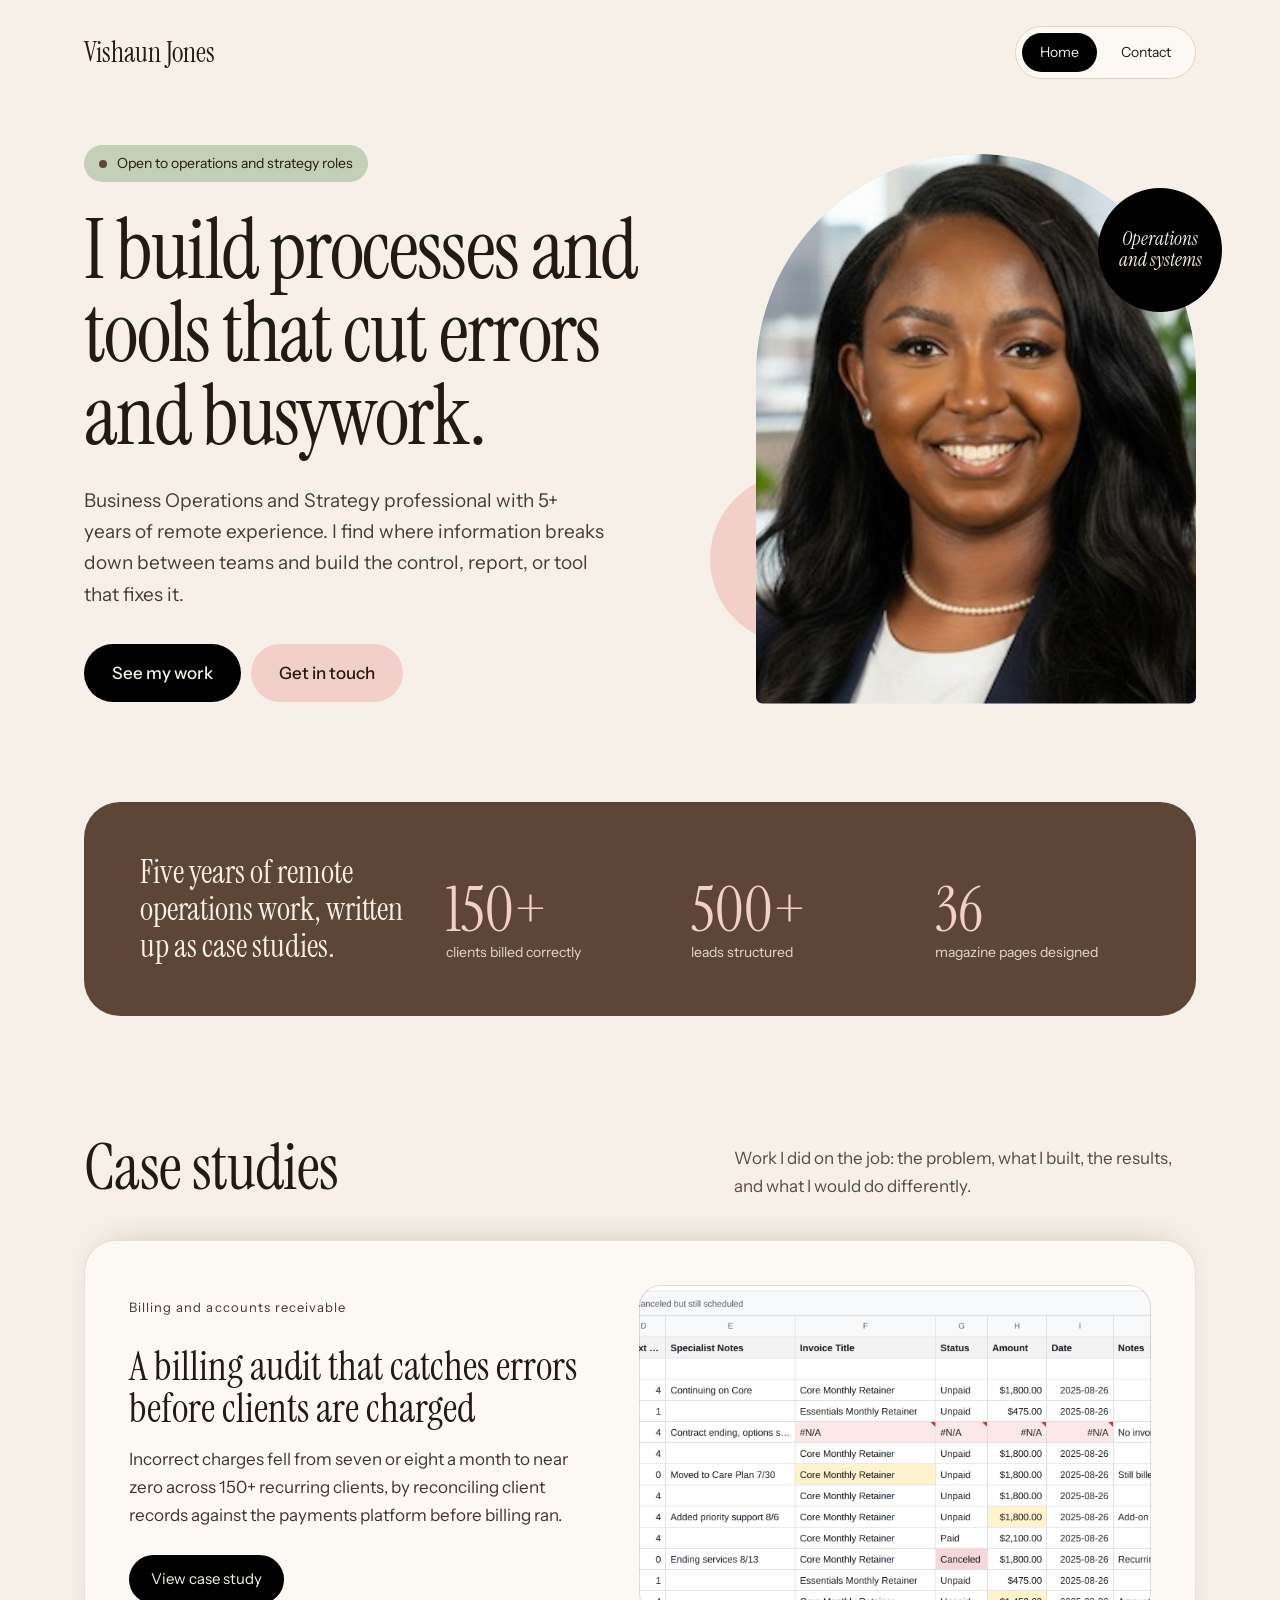
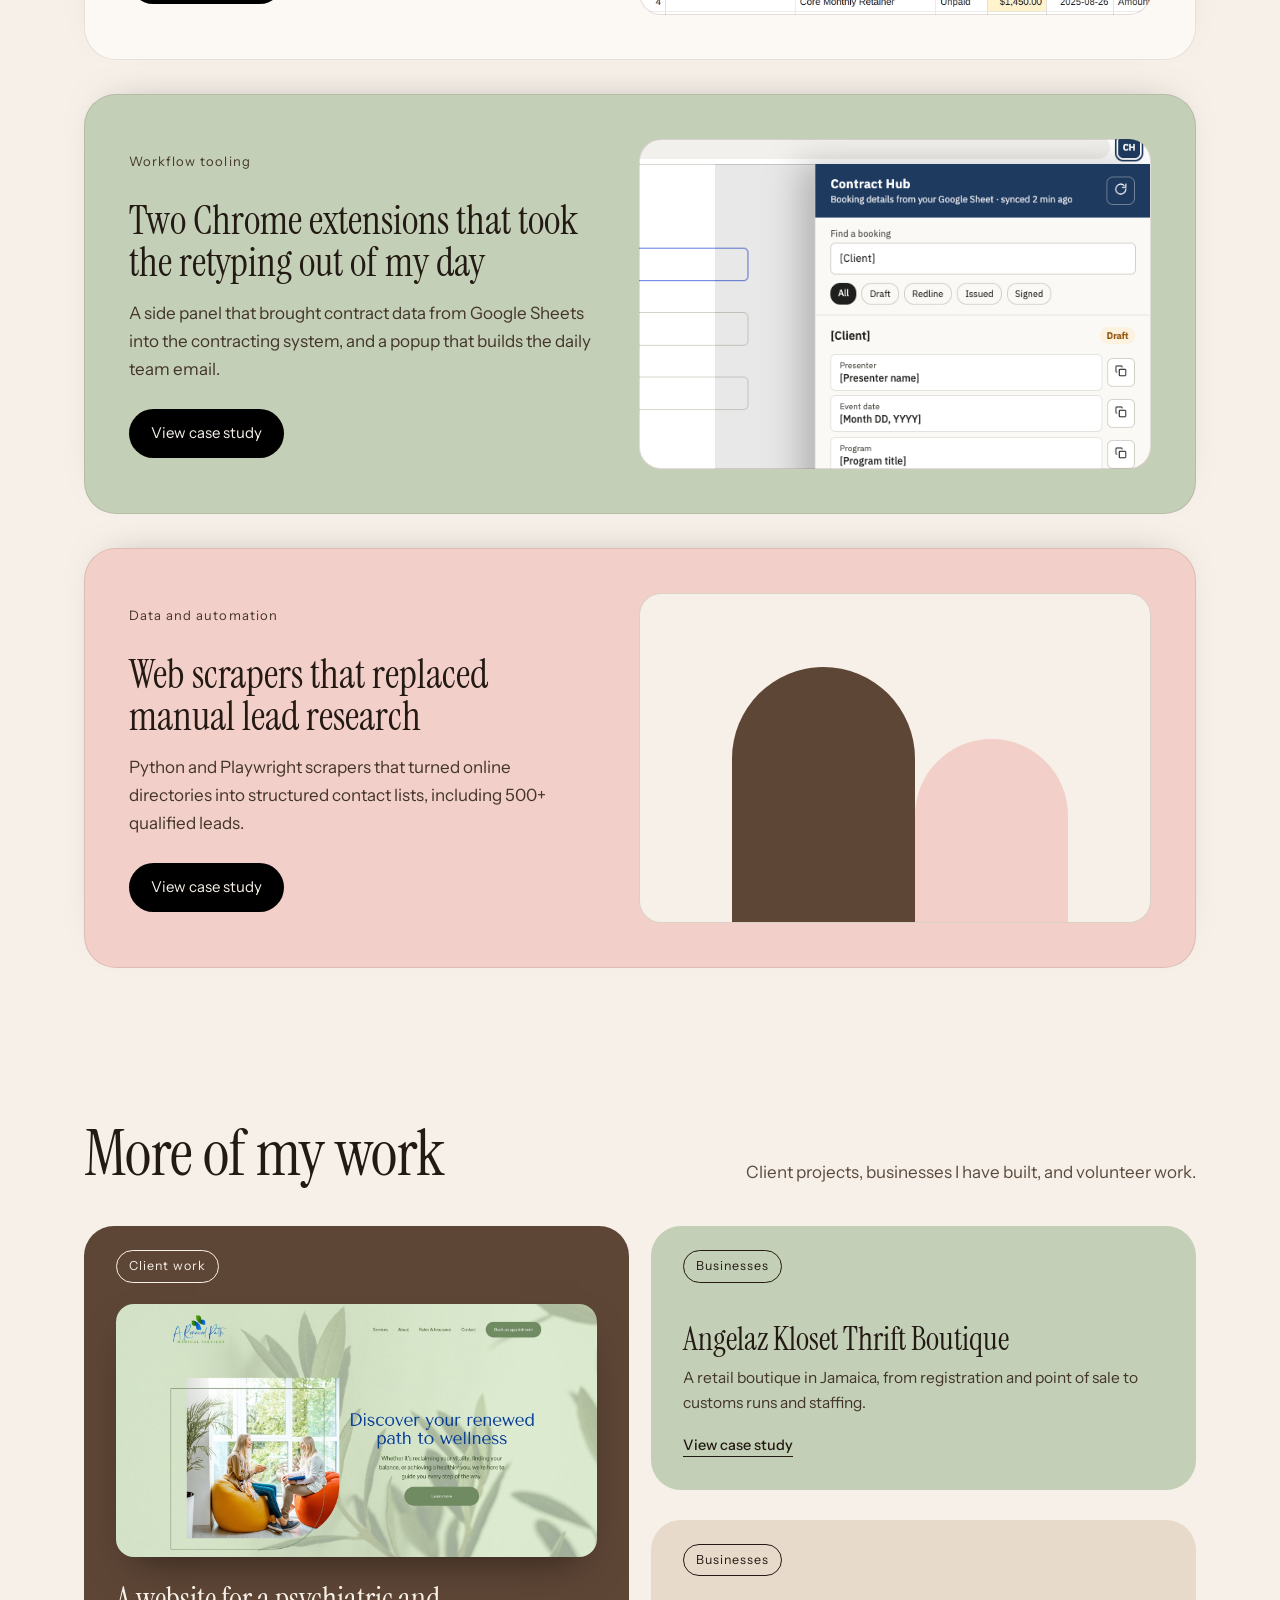
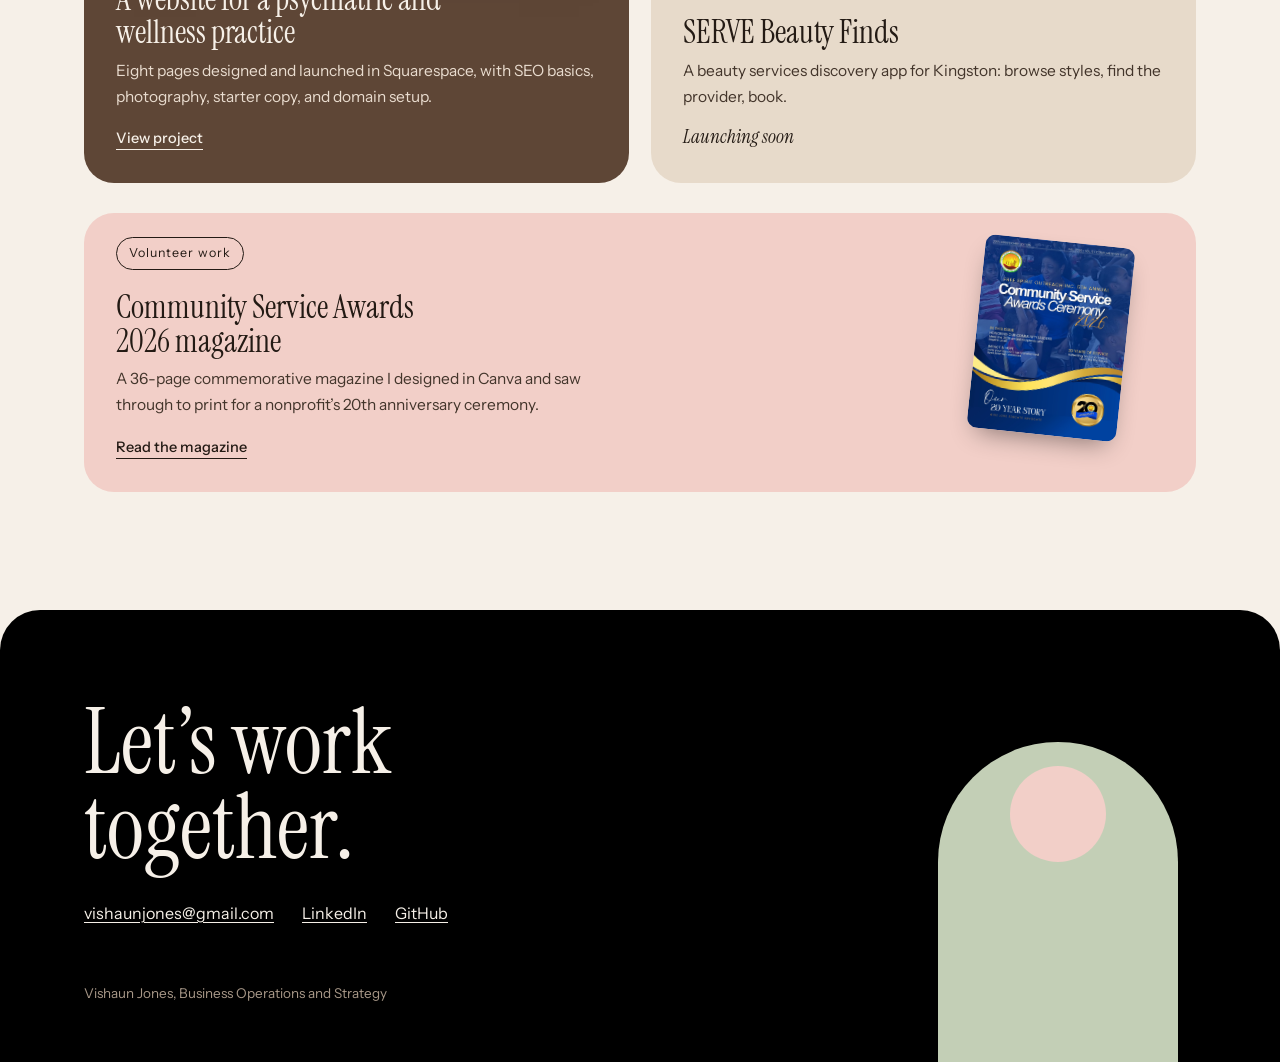
<file: index.html>
<!DOCTYPE html>
<html lang="en">
<head>
<meta charset="utf-8"><meta name="viewport" content="width=device-width, initial-scale=1">
<title>Vishaun Jones | Business Operations and Strategy</title>
<meta property="og:type" content="website">
<meta property="og:title" content="Vishaun Jones | Business Operations and Strategy">
<meta property="og:description" content="Business Operations and Strategy professional who builds billing controls, reporting, and small automations that remove repetitive work. Case studies and projects.">
<meta property="og:url" content="https://vishaunj.github.io/">
<meta property="og:image" content="https://vishaunj.github.io/og/portfolio.png">
<meta property="og:image:width" content="1200">
<meta property="og:image:height" content="627">
<meta name="twitter:card" content="summary_large_image">
<meta name="description" content="Business Operations and Strategy professional who builds billing controls, reporting, and small automations that remove repetitive work. Case studies and projects.">
<link rel="stylesheet" href="/shared.css">
<script src="/site.js" defer></script>
<style>
.home-hero,.stack,.bento{max-width:none!important;padding-left:0;padding-right:0}
.home-hero{display:grid;grid-template-columns:1.15fr .85fr;gap:64px;align-items:center;padding:40px 0 90px}
.home-hero h1{font-size:clamp(54px,6.6vw,98px);line-height:.98;letter-spacing:-.02em;max-width:none;margin-bottom:28px}
.home-hero .lede{margin-bottom:34px;max-width:520px}
.btns a{display:inline-block;padding:15px 28px;border-radius:999px;text-decoration:none;font-weight:500;margin:0 10px 10px 0}
.btns .p{background:var(--black);color:var(--cream)} .btns .g{background:var(--blush);color:var(--ink)}
.heroR{position:relative;max-width:440px;justify-self:end;width:100%}
.halo{position:absolute;left:-46px;bottom:60px;width:170px;height:170px;border-radius:50%;background:var(--blush);z-index:0}
.arch{position:relative;z-index:1;aspect-ratio:4/5;border-radius:999px 999px 28px 28px;overflow:hidden;background:var(--sage);clip-path:inset(100% 0 0 0 round 999px 999px 28px 28px);animation:rise 1.4s cubic-bezier(.2,.7,.2,1) .2s forwards}
.arch img{width:100%;height:100%;object-fit:cover;object-position:50% 22%;display:block;transform:scale(1.08);animation:settle 1.8s cubic-bezier(.2,.7,.2,1) .2s forwards}
@keyframes rise{to{clip-path:inset(0 0 0 0 round 999px 999px 28px 28px)}}
@keyframes settle{to{transform:scale(1)}}
.badge{position:absolute;right:-26px;top:34px;width:124px;height:124px;border-radius:50%;background:var(--black);color:var(--cream);display:grid;place-items:center;text-align:center;font:italic 400 19px/1.1 var(--serif);z-index:2;animation:spin 20s linear infinite}
@keyframes spin{to{transform:rotate(360deg)}}
.band{background:var(--mocha);color:var(--cream);border-radius:36px;padding:52px 56px;display:grid;grid-template-columns:1.3fr 1fr 1fr 1fr;gap:40px;align-items:end}
.band p.big{font:400 32px/1.15 var(--serif);margin:0;max-width:none}
.band .n{font:400 62px/1 var(--serif);color:var(--blush)} .band .l{font-size:14px;color:#e6d8ca}
.shead{display:flex;justify-content:space-between;align-items:end;gap:30px;padding:120px 0 40px}
.shead h2{font:400 64px/1 var(--serif);margin:0;letter-spacing:-.01em} .shead p{max-width:42ch;margin:0;color:var(--ink-soft)}
.stack{list-style:none;margin:0;padding:0}
.st{position:sticky;top:calc(90px + var(--i)*26px);display:grid;grid-template-columns:1fr 1.1fr;gap:44px;align-items:center;border-radius:32px;padding:44px;margin-bottom:34px;min-height:420px;border:1px solid rgba(94,70,54,.14);box-shadow:0 -12px 40px -30px rgba(35,26,20,.5)}
.meta{font-size:13px;letter-spacing:.08em;color:var(--mocha);margin:0 0 12px}
.st h3{font:400 40px/1.05 var(--serif);margin:0 0 16px} .st p{margin:0 0 26px;color:#43352b}
.btn{display:inline-block;background:var(--black);color:var(--cream);text-decoration:none;padding:12px 22px;border-radius:999px;font-size:15px}
.shot{height:330px;border-radius:22px;background-repeat:no-repeat;border:1px solid rgba(94,70,54,.18);background-color:#fff;position:relative;overflow:hidden}
.shot.motif{background:var(--cream)}
.motif .a1{position:absolute;left:18%;bottom:0;width:36%;height:78%;border-radius:999px 999px 0 0;background:var(--mocha)}
.motif .a2{position:absolute;right:16%;bottom:0;width:30%;height:56%;border-radius:999px 999px 0 0;background:var(--blush)}
.bento{list-style:none;margin:0;padding:0;display:grid;grid-template-columns:repeat(4,1fr);grid-auto-rows:minmax(250px,auto);gap:22px}
.tile{border-radius:30px;padding:78px 32px 32px;position:relative;overflow:hidden;display:flex;flex-direction:column;justify-content:flex-end;transition:transform .5s cubic-bezier(.2,.7,.2,1)}
.tile:hover{transform:scale(1.012)}
.tile.big{grid-column:span 2;grid-row:span 2;background:var(--mocha);color:var(--cream)} .tile.big p{color:#e9dccf}
.tile.half{grid-column:span 2} .tile.full{grid-column:span 4}
.cat{position:absolute;top:24px;left:32px;font-size:12.5px;letter-spacing:.08em;border:1px solid currentColor;border-radius:999px;padding:5px 12px;z-index:2}
.tile h3{font:400 32px/1.05 var(--serif);margin:0 0 8px;max-width:22ch} .tile p{margin:0 0 14px;font-size:15.5px;max-width:48ch;color:#43352b}
.tile .tl{font-size:14.5px;font-weight:500;text-decoration:none;border-bottom:1.5px solid currentColor;align-self:flex-start;padding-bottom:2px}
.tile .soon{font:italic 400 19px var(--serif);border:0}
.site-shot{width:100%;aspect-ratio:16/8.4;object-fit:cover;object-position:top;border-radius:18px;margin:0 0 26px;display:block;box-shadow:0 18px 40px -18px rgba(0,0,0,.55)}
.mag{position:absolute;right:70px;top:28px;width:150px;height:194px;object-fit:cover;object-position:top;border-radius:10px;transform:rotate(6deg);box-shadow:0 12px 26px -10px rgba(0,0,0,.45)}
.tile.full .tt{max-width:70%}
@media (max-width:860px){
 .home-hero{grid-template-columns:1fr;gap:40px;padding-top:20px} .heroR{justify-self:center;max-width:320px} .badge{right:-10px;width:96px;height:96px;font-size:16px} .halo{left:-24px;width:110px;height:110px}
 .band{grid-template-columns:1fr 1fr;padding:34px 26px;border-radius:26px;gap:26px} .band p.big{grid-column:1/-1;font-size:28px}
 .shead{flex-direction:column;align-items:start;gap:12px;padding-top:80px} .shead h2{font-size:48px}
 .st{grid-template-columns:1fr;gap:24px;padding:26px;top:calc(70px + var(--i)*18px);min-height:0} .shot{height:200px} .st h3{font-size:32px}
 .bento{grid-template-columns:1fr;grid-auto-rows:auto} .tile{grid-column:auto!important;grid-row:auto!important;min-height:240px} .tile.full .tt{max-width:none} .mag{position:static;transform:rotate(3deg);margin:0 0 20px;width:120px;height:156px}
}
@media (prefers-reduced-motion:reduce){.arch{animation:none;clip-path:none} .arch img{animation:none;transform:none} .badge{animation:none}}
</style>
</head>
<body><div class="progress" aria-hidden="true"></div>
<div class="wrap">
<header class="site"><a class="name" href="/">Vishaun Jones</a><nav><a href="/" aria-current="page">Home</a><a href="/contact/">Contact</a></nav></header>
<main>
<section class="home-hero" aria-label="Introduction">
<div><p class="kicker">Open to operations and strategy roles</p><h1>I build processes and tools that cut errors and busywork.</h1>
<p class="lede">Business Operations and Strategy professional with 5+ years of remote experience. I find where information breaks down between teams and build the control, report, or tool that fixes it.</p>
<div class="btns"><a class="p" href="#work">See my work</a><a class="g" href="/contact/">Get in touch</a></div></div>
<div class="heroR"><span class="halo" aria-hidden="true"></span><div class="badge" aria-hidden="true">Operations<br>and systems</div><div class="arch"><img src="/images/vishaun.jpg" alt="Vishaun Jones" width="320" height="314"></div></div>
</section>
<div class="band" data-reveal><p class="big">Five years of remote operations work, written up as case studies.</p><div><div class="n">150+</div><div class="l">clients billed correctly</div></div><div><div class="n">500+</div><div class="l">leads structured</div></div><div><div class="n">36</div><div class="l">magazine pages designed</div></div></div>
<div class="shead" id="work" data-reveal><h2>Case studies</h2><p>Work I did on the job: the problem, what I built, the results, and what I would do differently.</p></div>
<ul class="stack"><li class="st" style="--i:0;background:var(--paper)"><div class="st-text"><p class="meta">Billing and accounts receivable</p><h3>A billing audit that catches errors before clients are charged</h3><p>Incorrect charges fell from seven or eight a month to near zero across 150+ recurring clients, by reconciling client records against the payments platform before billing ran.</p><a class="btn" href="/case-studies/billing-reconciliation/">View case study</a></div><div class="shot" role="img" aria-label="Screenshot from the case study" style="background-image:url(/case-studies/billing-reconciliation/images/reconciliation-sheet.png);background-position:62% 38%;background-size:190%"></div></li><li class="st" style="--i:1;background:var(--sage)"><div class="st-text"><p class="meta">Workflow tooling</p><h3>Two Chrome extensions that took the retyping out of my day</h3><p>A side panel that brought contract data from Google Sheets into the contracting system, and a popup that builds the daily team email.</p><a class="btn" href="/case-studies/chrome-extensions/">View case study</a></div><div class="shot" role="img" aria-label="Screenshot from the case study" style="background-image:url(/case-studies/chrome-extensions/images/contract-hub.png);background-position:100% 12%;background-size:210%"></div></li><li class="st" style="--i:2;background:var(--blush)"><div class="st-text"><p class="meta">Data and automation</p><h3>Web scrapers that replaced manual lead research</h3><p>Python and Playwright scrapers that turned online directories into structured contact lists, including 500+ qualified leads.</p><a class="btn" href="/case-studies/web-scrapers/">View case study</a></div><div class="shot motif" aria-hidden="true"><span class="a1"></span><span class="a2"></span></div></li></ul>
<div class="shead" data-reveal><h2>More of my work</h2><p>Client projects, businesses I have built, and volunteer work.</p></div>
<ul class="bento">
<li class="tile big" data-reveal><span class="cat">Client work</span><img class="site-shot" src="/projects/renewed-path-website/images/homepage.jpg" alt="" loading="lazy"><div class="tt"><h3>A website for a psychiatric and wellness practice</h3><p>Eight pages designed and launched in Squarespace, with SEO basics, photography, starter copy, and domain setup.</p><a class="tl" href="/projects/renewed-path-website/">View project</a></div></li>
<li class="tile half" style="background:var(--sage)" data-reveal><span class="cat">Businesses</span><div class="tt"><h3>Angelaz Kloset Thrift Boutique</h3><p>A retail boutique in Jamaica, from registration and point of sale to customs runs and staffing.</p><a class="tl" href="/case-studies/angelaz-kloset/">View case study</a></div></li>
<li class="tile half" style="background:var(--linen)" data-reveal><span class="cat">Businesses</span><div class="tt"><h3>SERVE Beauty Finds</h3><p>A beauty services discovery app for Kingston: browse styles, find the provider, book.</p><span class="tl soon">Launching soon</span></div></li>
<li class="tile full" style="background:var(--blush)" data-reveal><span class="cat">Volunteer work</span><img class="mag" src="/projects/free-spirit-magazine/pages/page-01.jpg" alt="" loading="lazy"><div class="tt"><h3>Community Service Awards 2026 magazine</h3><p>A 36-page commemorative magazine I designed in Canva and saw through to print for a nonprofit&rsquo;s 20th anniversary ceremony.</p><a class="tl" href="/projects/free-spirit-magazine/">Read the magazine</a></div></li>
</ul>
</main>
</div>
<footer class="site"><span class="farch" aria-hidden="true"></span><span class="fdot" aria-hidden="true"></span><div class="wrap"><p class="big">Let&rsquo;s work together.</p><div class="links"><a href="mailto:vishaunjones@gmail.com">vishaunjones@gmail.com</a><a href="https://linkedin.com/in/vishaunjones">LinkedIn</a><a href="https://github.com/vishaunj">GitHub</a></div><p class="fine">Vishaun Jones, Business Operations and Strategy</p></div></footer>
</body></html>
</file>
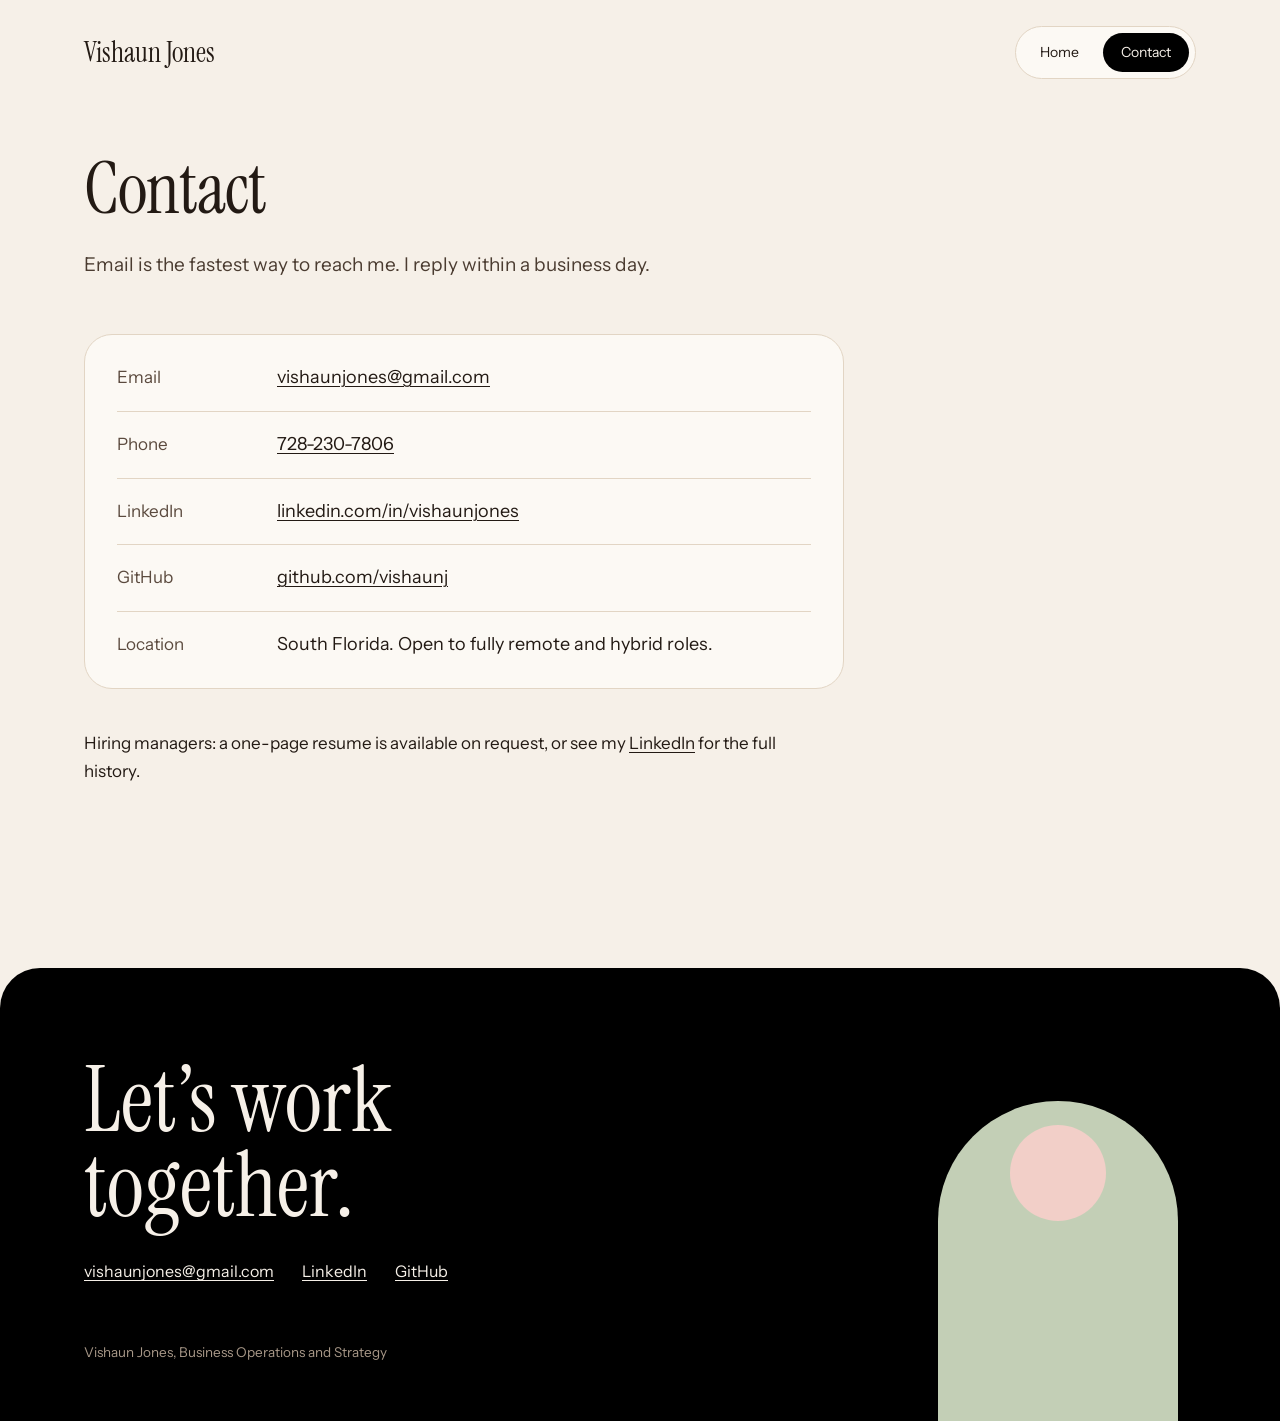
<file: contact/index.html>
<!DOCTYPE html>
<html lang="en">
<head>
<meta charset="utf-8"><meta name="viewport" content="width=device-width, initial-scale=1">
<title>Contact | Vishaun Jones</title>
<meta property="og:type" content="website">
<meta property="og:title" content="Contact | Vishaun Jones">
<meta property="og:description" content="Case studies in billing, reporting, and automation by Vishaun Jones.">
<meta property="og:url" content="https://vishaunj.github.io/contact/">
<meta property="og:image" content="https://vishaunj.github.io/og/portfolio.png">
<meta property="og:image:width" content="1200">
<meta property="og:image:height" content="627">
<meta name="twitter:card" content="summary_large_image">
<link rel="stylesheet" href="/shared.css">
<script src="/site.js" defer></script>
</head>
<body><div class="progress" aria-hidden="true"></div>
<div class="wrap">
<header class="site"><a class="name" href="/">Vishaun Jones</a><nav><a href="/">Home</a><a href="/contact/" aria-current="page">Contact</a></nav></header>
<main>
<div class="hero"><h1>Contact</h1><p class="lede">Email is the fastest way to reach me. I reply within a business day.</p></div>
<section>
<dl class="contact">
<div><dt>Email</dt><dd><a href="mailto:vishaunjones@gmail.com">vishaunjones@gmail.com</a></dd></div>
<div><dt>Phone</dt><dd><a href="tel:+17282307806">728-230-7806</a></dd></div>
<div><dt>LinkedIn</dt><dd><a href="https://linkedin.com/in/vishaunjones">linkedin.com/in/vishaunjones</a></dd></div>
<div><dt>GitHub</dt><dd><a href="https://github.com/vishaunj">github.com/vishaunj</a></dd></div>
<div><dt>Location</dt><dd>South Florida. Open to fully remote and hybrid roles.</dd></div>
</dl>
<p>Hiring managers: a one-page resume is available on request, or see my <a href="https://linkedin.com/in/vishaunjones">LinkedIn</a> for the full history.</p>
</section>
</main>
</div>
<footer class="site"><span class="farch" aria-hidden="true"></span><span class="fdot" aria-hidden="true"></span><div class="wrap"><p class="big">Let&rsquo;s work together.</p><div class="links"><a href="mailto:vishaunjones@gmail.com">vishaunjones@gmail.com</a><a href="https://linkedin.com/in/vishaunjones">LinkedIn</a><a href="https://github.com/vishaunj">GitHub</a></div><p class="fine">Vishaun Jones, Business Operations and Strategy</p></div></footer>

</body></html>
</file>
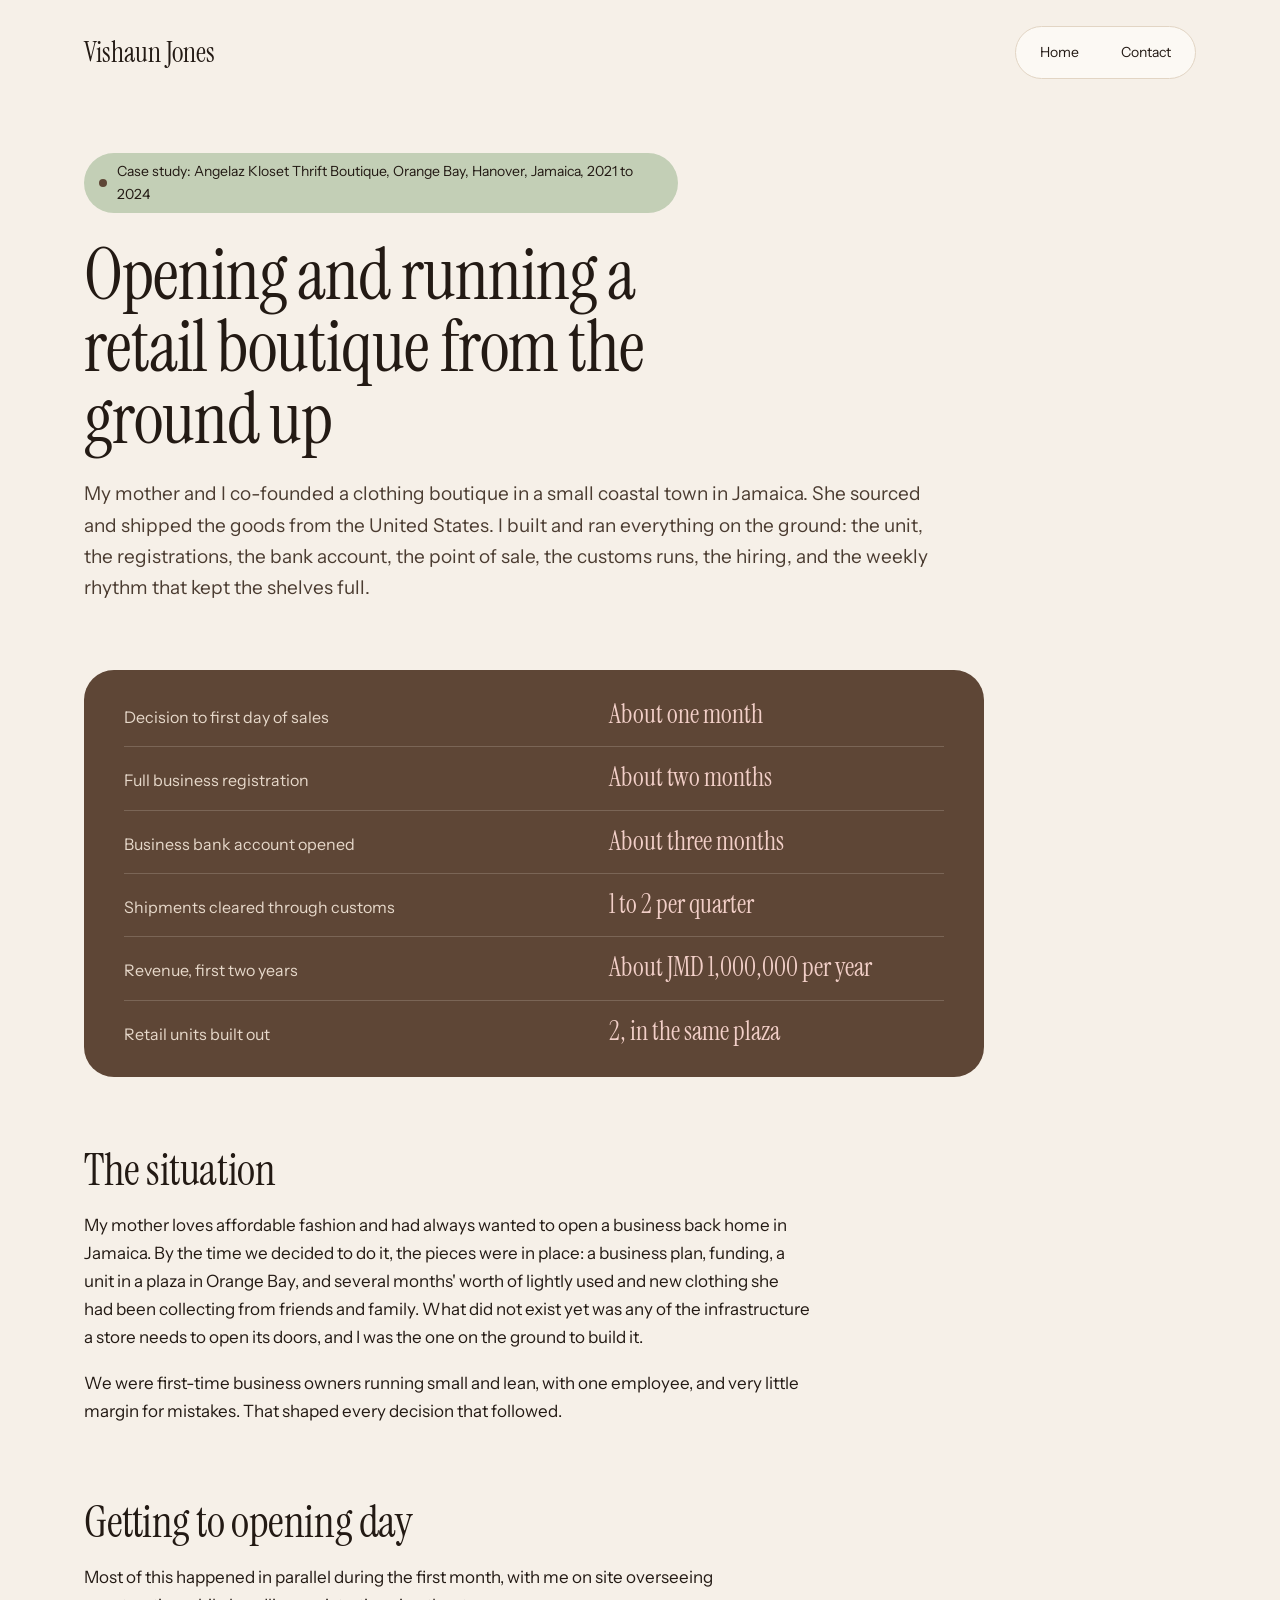
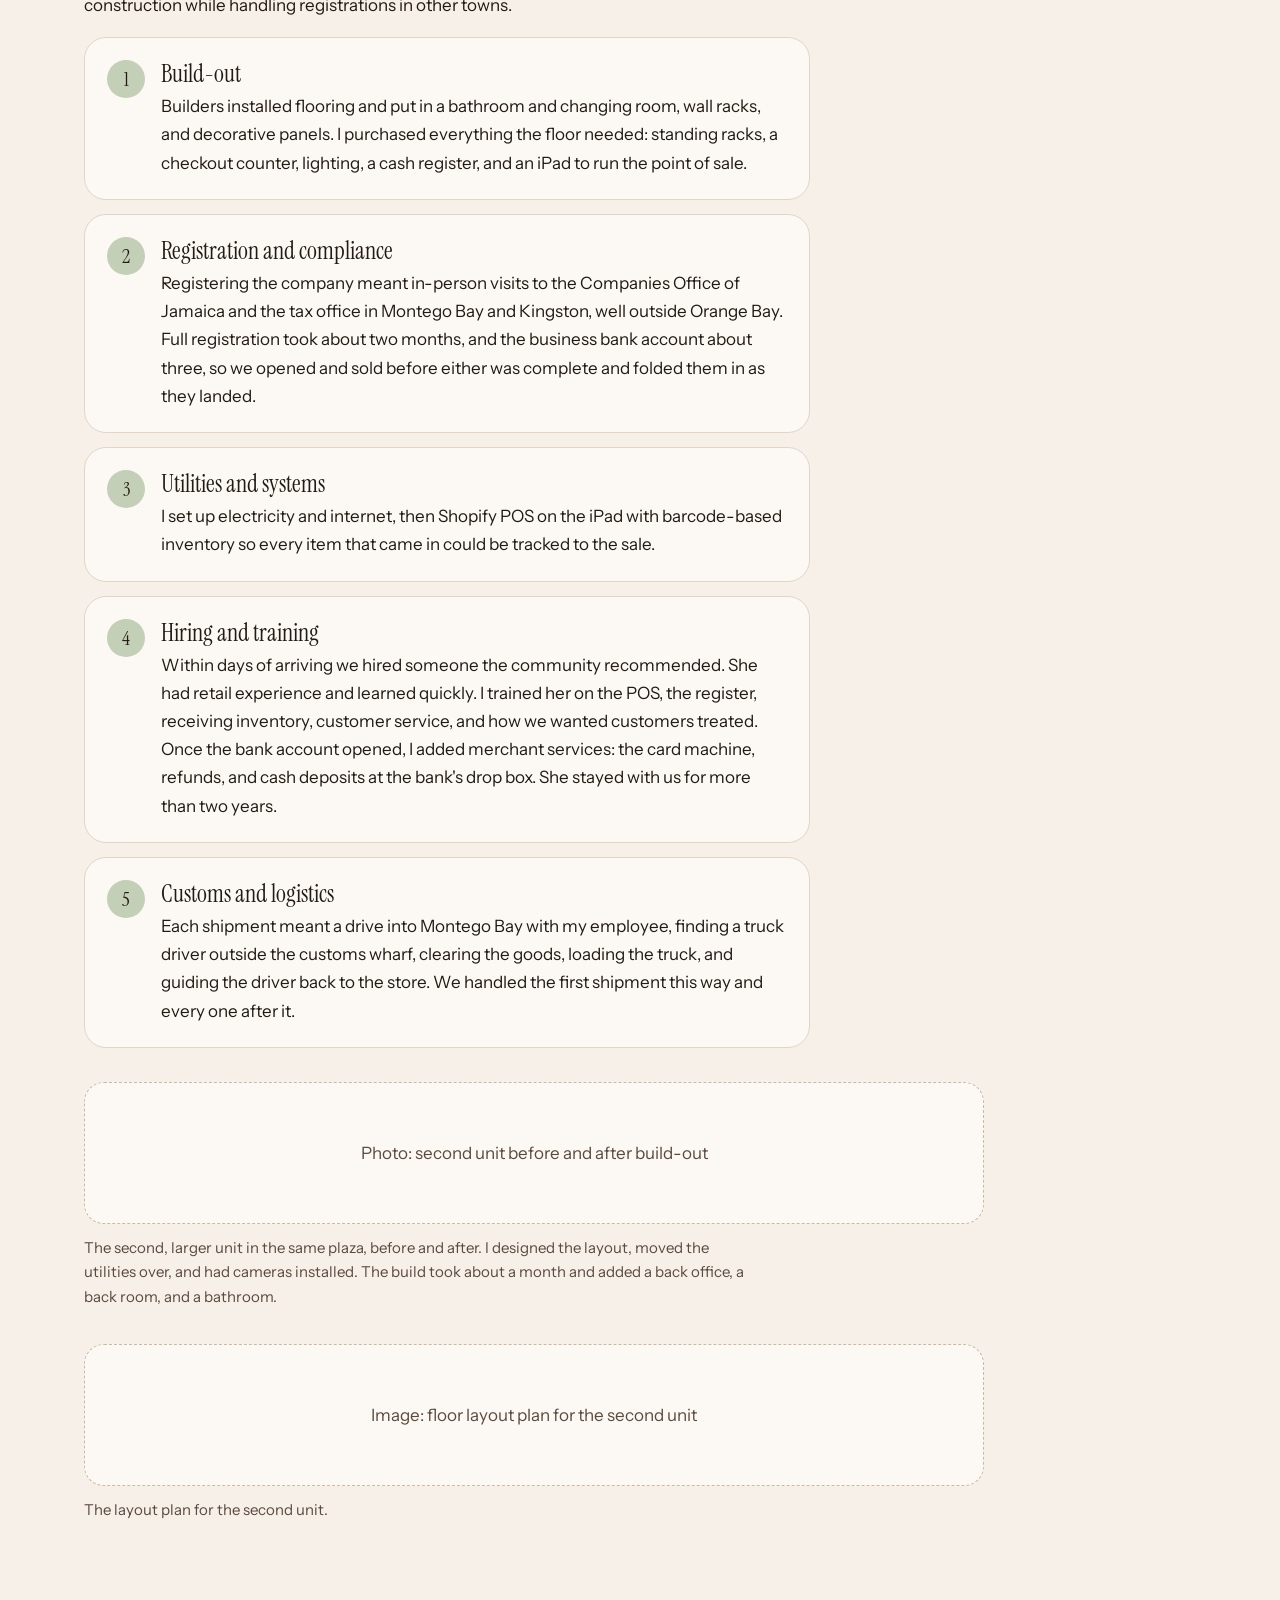
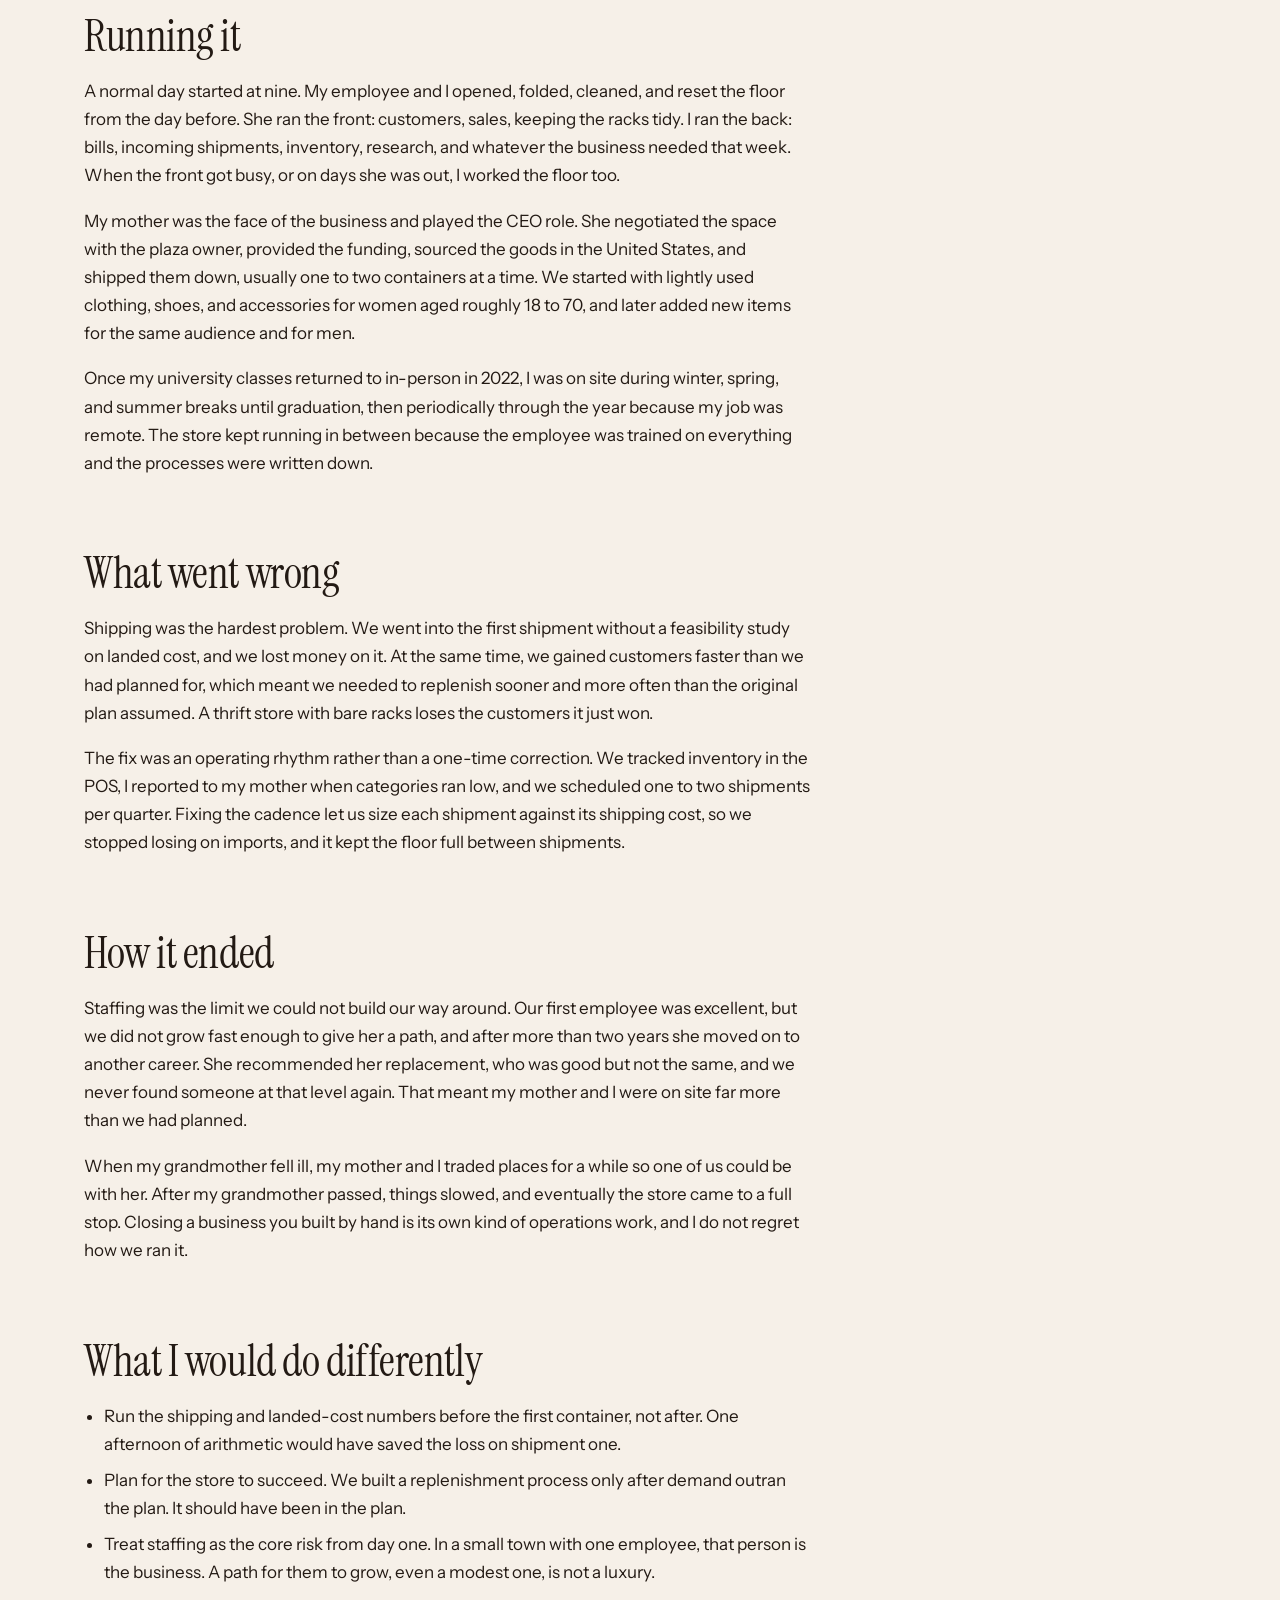
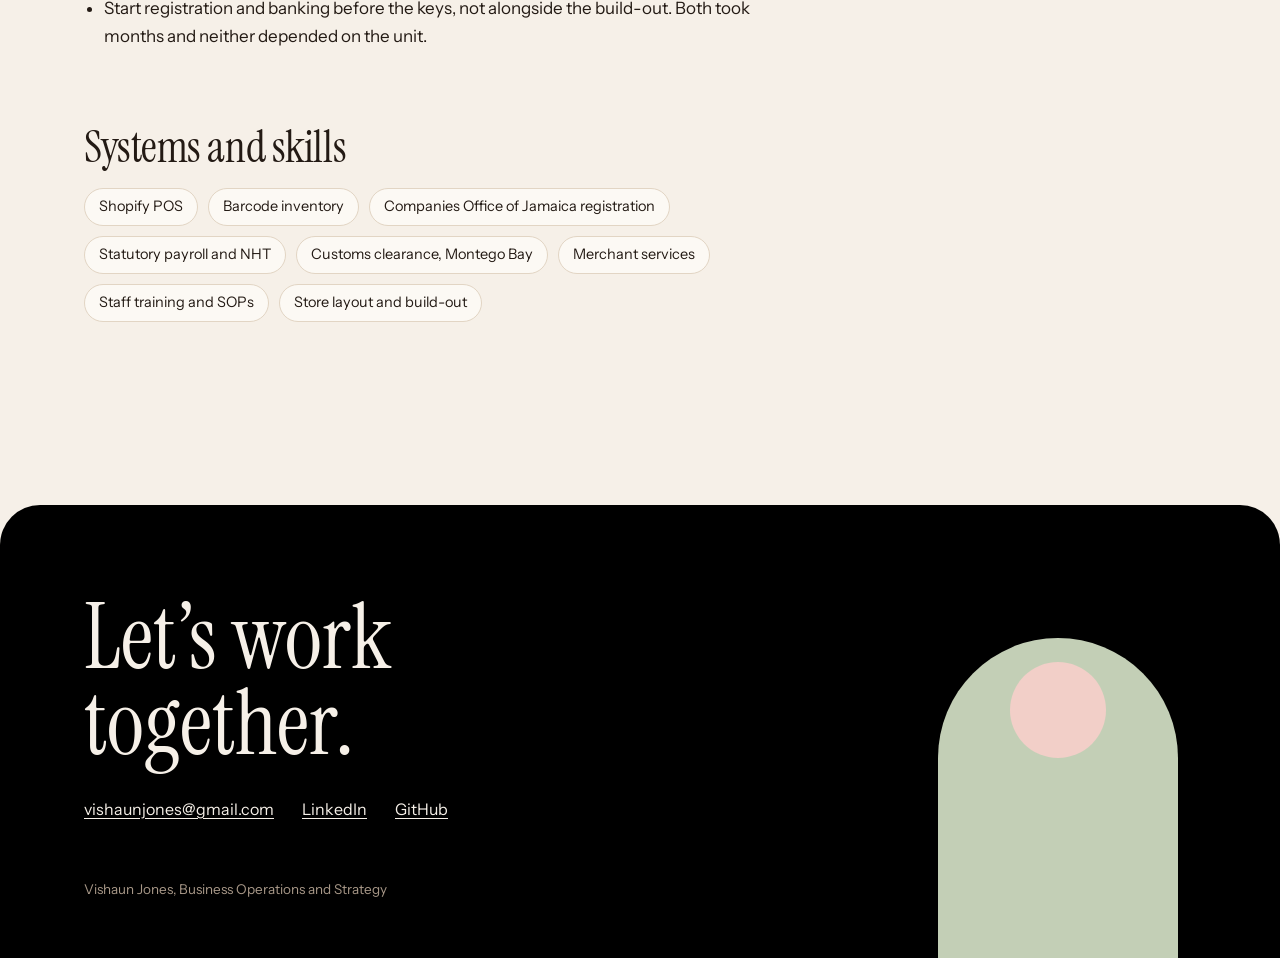
<file: case-studies/angelaz-kloset/index.html>
<!DOCTYPE html>
<html lang="en">
<head>
<meta charset="utf-8"><meta name="viewport" content="width=device-width, initial-scale=1">
<title>Opening and running a retail boutique in Jamaica | Vishaun Jones</title>
<meta property="og:type" content="website">
<meta property="og:title" content="Opening and running a retail boutique in Jamaica | Vishaun Jones">
<meta property="og:description" content="How I co-founded Angelaz Kloset, a retail boutique in Orange Bay, Jamaica: build-out, registration, compliance, POS, customs, staffing, and the operating rhythm that kept it stocked.">
<meta property="og:url" content="https://vishaunj.github.io/case-studies/angelaz-kloset/">
<meta property="og:image" content="https://vishaunj.github.io/og/angelaz-kloset.png">
<meta property="og:image:width" content="1200">
<meta property="og:image:height" content="627">
<meta name="twitter:card" content="summary_large_image">
<meta name="description" content="How I co-founded Angelaz Kloset, a retail boutique in Orange Bay, Jamaica: build-out, registration, compliance, POS, customs, staffing, and the operating rhythm that kept it stocked.">
<link rel="stylesheet" href="/shared.css">
<script src="/site.js" defer></script>
</head>
<body><div class="progress" aria-hidden="true"></div>
<div class="wrap">
<header class="site"><a class="name" href="/">Vishaun Jones</a><nav><a href="/">Home</a><a href="/contact/">Contact</a></nav></header>
<main>
<div class="hero">
<p class="kicker">Case study: Angelaz Kloset Thrift Boutique, Orange Bay, Hanover, Jamaica, 2021 to 2024</p>
<h1>Opening and running a retail boutique from the ground up</h1>
<p class="lede">My mother and I co-founded a clothing boutique in a small coastal town in Jamaica. She sourced and shipped the goods from the United States. I built and ran everything on the ground: the unit, the registrations, the bank account, the point of sale, the customs runs, the hiring, and the weekly rhythm that kept the shelves full.</p>
</div>

<div class="ledger" aria-label="Summary">
<div class="row"><span>Decision to first day of sales</span><span>About one month</span></div>
<div class="row"><span>Full business registration</span><span>About two months</span></div>
<div class="row"><span>Business bank account opened</span><span>About three months</span></div>
<div class="row"><span>Shipments cleared through customs</span><span>1 to 2 per quarter</span></div>
<div class="row"><span>Revenue, first two years</span><span>About JMD 1,000,000 per year</span></div>
<div class="row"><span>Retail units built out</span><span>2, in the same plaza</span></div>
</div>

<section id="context">
<h2>The situation</h2>
<p>My mother loves affordable fashion and had always wanted to open a business back home in Jamaica. By the time we decided to do it, the pieces were in place: a business plan, funding, a unit in a plaza in Orange Bay, and several months' worth of lightly used and new clothing she had been collecting from friends and family. What did not exist yet was any of the infrastructure a store needs to open its doors, and I was the one on the ground to build it.</p>
<p>We were first-time business owners running small and lean, with one employee, and very little margin for mistakes. That shaped every decision that followed.</p>
</section>

<section id="opening">
<h2>Getting to opening day</h2>
<p>Most of this happened in parallel during the first month, with me on site overseeing construction while handling registrations in other towns.</p>
<ol class="steps">
<li><strong>Build-out</strong> Builders installed flooring and put in a bathroom and changing room, wall racks, and decorative panels. I purchased everything the floor needed: standing racks, a checkout counter, lighting, a cash register, and an iPad to run the point of sale.</li>
<li><strong>Registration and compliance</strong> Registering the company meant in-person visits to the Companies Office of Jamaica and the tax office in Montego Bay and Kingston, well outside Orange Bay. Full registration took about two months, and the business bank account about three, so we opened and sold before either was complete and folded them in as they landed.</li>
<li><strong>Utilities and systems</strong> I set up electricity and internet, then Shopify POS on the iPad with barcode-based inventory so every item that came in could be tracked to the sale.</li>
<li><strong>Hiring and training</strong> Within days of arriving we hired someone the community recommended. She had retail experience and learned quickly. I trained her on the POS, the register, receiving inventory, customer service, and how we wanted customers treated. Once the bank account opened, I added merchant services: the card machine, refunds, and cash deposits at the bank's drop box. She stayed with us for more than two years.</li>
<li><strong>Customs and logistics</strong> Each shipment meant a drive into Montego Bay with my employee, finding a truck driver outside the customs wharf, clearing the goods, loading the truck, and guiding the driver back to the store. We handled the first shipment this way and every one after it.</li>
</ol>

<figure>
<!-- Swap the placeholder for: <a href="images/unit-before-after.jpg"><img src="images/unit-before-after.jpg" alt="The second unit before build-out and after opening"></a> -->
<div class="placeholder">Photo: second unit before and after build-out</div>
<figcaption>The second, larger unit in the same plaza, before and after. I designed the layout, moved the utilities over, and had cameras installed. The build took about a month and added a back office, a back room, and a bathroom.</figcaption>
</figure>
<figure>
<!-- Swap the placeholder for: <a href="images/layout-plan.jpg"><img src="images/layout-plan.jpg" alt="Floor layout plan for the second unit"></a> -->
<div class="placeholder">Image: floor layout plan for the second unit</div>
<figcaption>The layout plan for the second unit.</figcaption>
</figure>
</section>

<section id="running">
<h2>Running it</h2>
<p>A normal day started at nine. My employee and I opened, folded, cleaned, and reset the floor from the day before. She ran the front: customers, sales, keeping the racks tidy. I ran the back: bills, incoming shipments, inventory, research, and whatever the business needed that week. When the front got busy, or on days she was out, I worked the floor too.</p>
<p>My mother was the face of the business and played the CEO role. She negotiated the space with the plaza owner, provided the funding, sourced the goods in the United States, and shipped them down, usually one to two containers at a time. We started with lightly used clothing, shoes, and accessories for women aged roughly 18 to 70, and later added new items for the same audience and for men.</p>
<p>Once my university classes returned to in-person in 2022, I was on site during winter, spring, and summer breaks until graduation, then periodically through the year because my job was remote. The store kept running in between because the employee was trained on everything and the processes were written down.</p>
</section>

<section id="problems">
<h2>What went wrong</h2>
<p>Shipping was the hardest problem. We went into the first shipment without a feasibility study on landed cost, and we lost money on it. At the same time, we gained customers faster than we had planned for, which meant we needed to replenish sooner and more often than the original plan assumed. A thrift store with bare racks loses the customers it just won.</p>
<p>The fix was an operating rhythm rather than a one-time correction. We tracked inventory in the POS, I reported to my mother when categories ran low, and we scheduled one to two shipments per quarter. Fixing the cadence let us size each shipment against its shipping cost, so we stopped losing on imports, and it kept the floor full between shipments.</p>
</section>

<section id="end">
<h2>How it ended</h2>
<p>Staffing was the limit we could not build our way around. Our first employee was excellent, but we did not grow fast enough to give her a path, and after more than two years she moved on to another career. She recommended her replacement, who was good but not the same, and we never found someone at that level again. That meant my mother and I were on site far more than we had planned.</p>
<p>When my grandmother fell ill, my mother and I traded places for a while so one of us could be with her. After my grandmother passed, things slowed, and eventually the store came to a full stop. Closing a business you built by hand is its own kind of operations work, and I do not regret how we ran it.</p>
</section>

<section id="lessons">
<h2>What I would do differently</h2>
<ul>
<li>Run the shipping and landed-cost numbers before the first container, not after. One afternoon of arithmetic would have saved the loss on shipment one.</li>
<li>Plan for the store to succeed. We built a replenishment process only after demand outran the plan. It should have been in the plan.</li>
<li>Treat staffing as the core risk from day one. In a small town with one employee, that person is the business. A path for them to grow, even a modest one, is not a luxury.</li>
<li>Start registration and banking before the keys, not alongside the build-out. Both took months and neither depended on the unit.</li>
</ul>
</section>

<section id="tools">
<h2>Systems and skills</h2>
<ul class="tools"><li>Shopify POS</li><li>Barcode inventory</li><li>Companies Office of Jamaica registration</li><li>Statutory payroll and NHT</li><li>Customs clearance, Montego Bay</li><li>Merchant services</li><li>Staff training and SOPs</li><li>Store layout and build-out</li></ul>
</section>
</main>
</div>
<footer class="site"><span class="farch" aria-hidden="true"></span><span class="fdot" aria-hidden="true"></span><div class="wrap"><p class="big">Let&rsquo;s work together.</p><div class="links"><a href="mailto:vishaunjones@gmail.com">vishaunjones@gmail.com</a><a href="https://linkedin.com/in/vishaunjones">LinkedIn</a><a href="https://github.com/vishaunj">GitHub</a></div><p class="fine">Vishaun Jones, Business Operations and Strategy</p></div></footer>

</body></html>
</file>
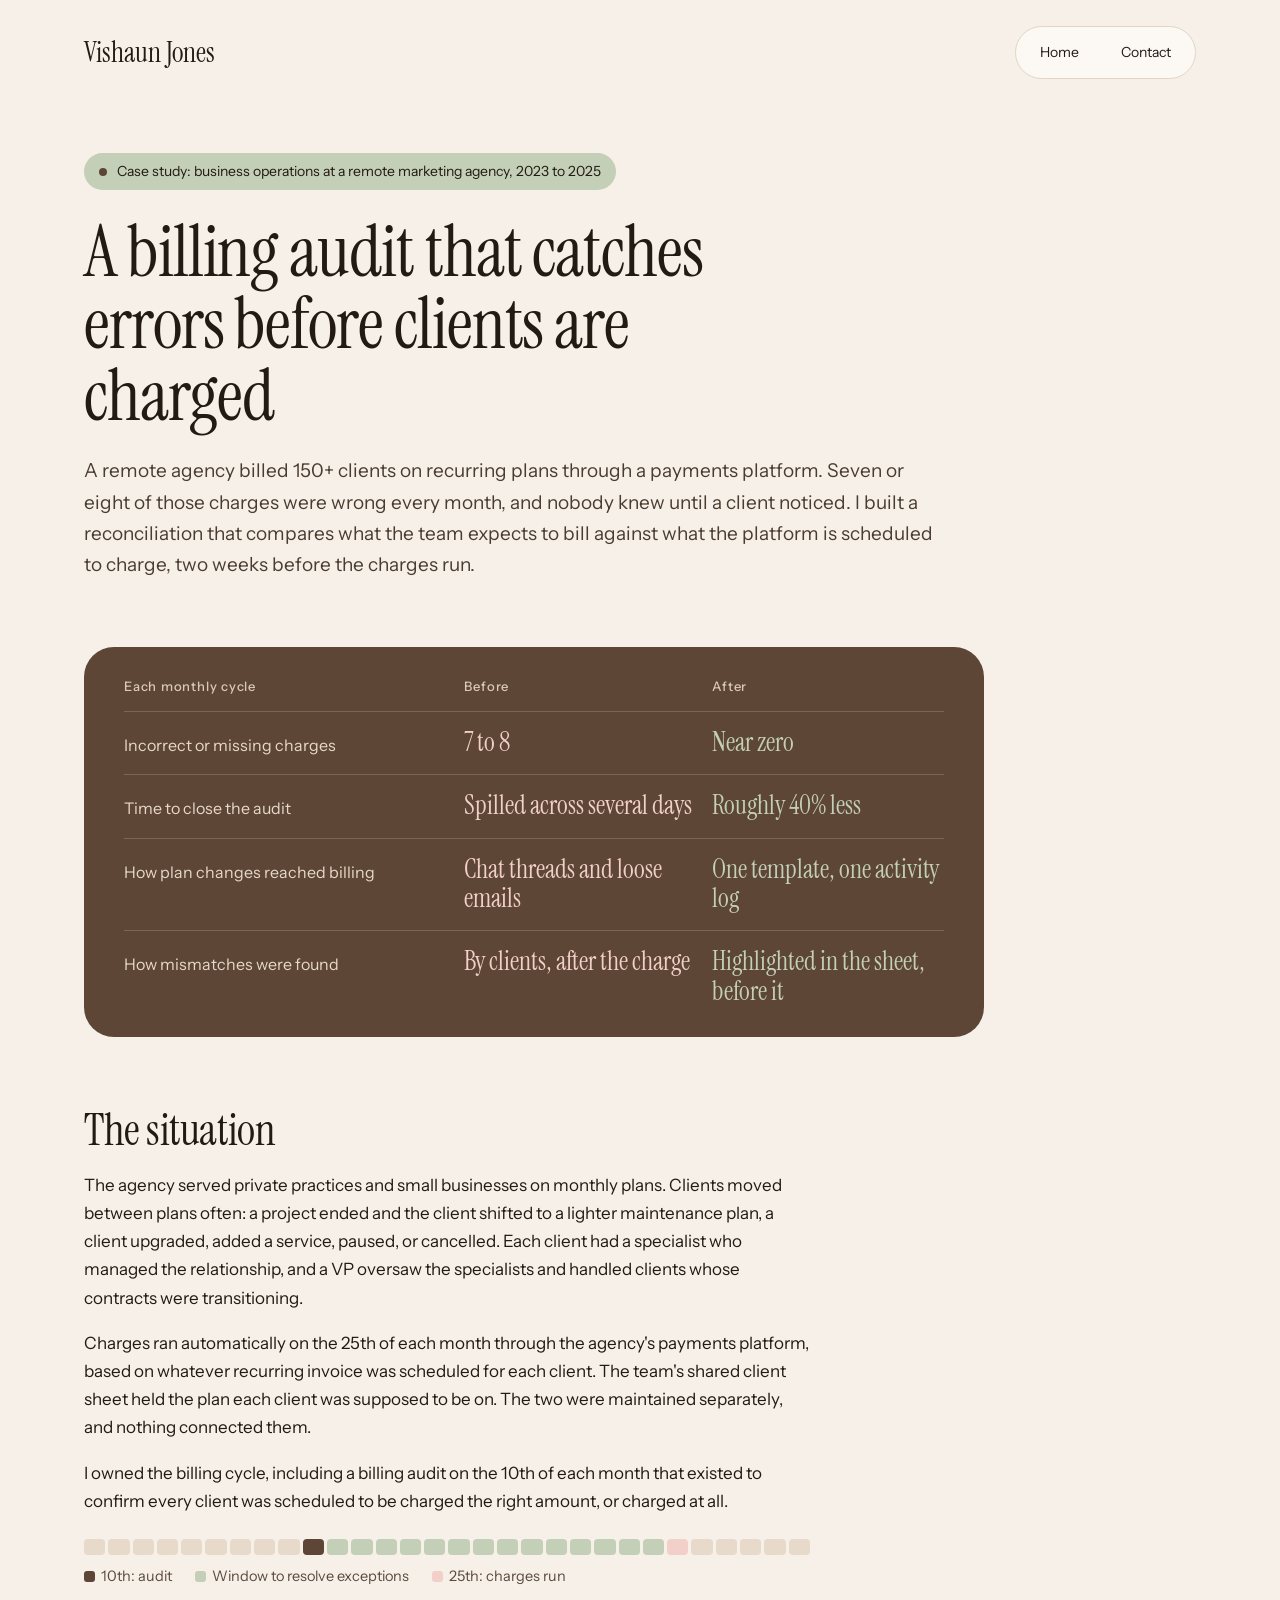
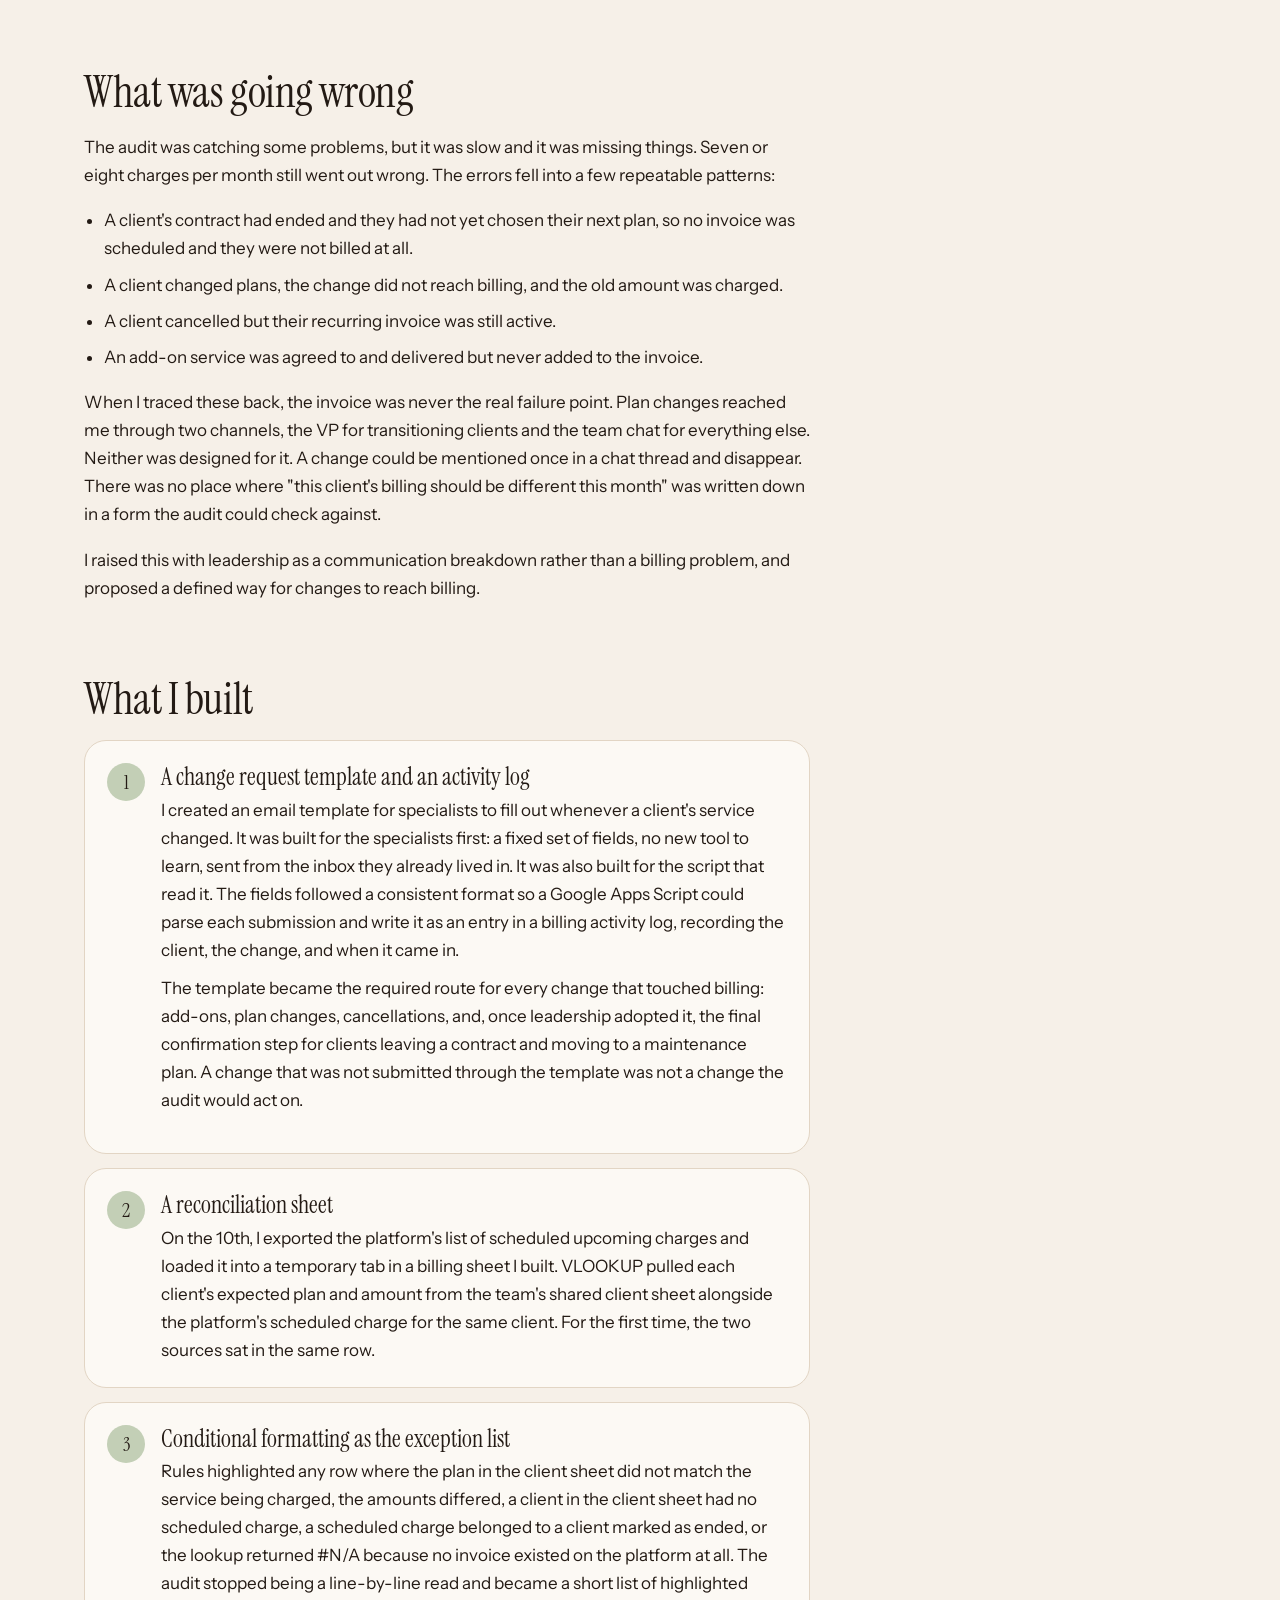
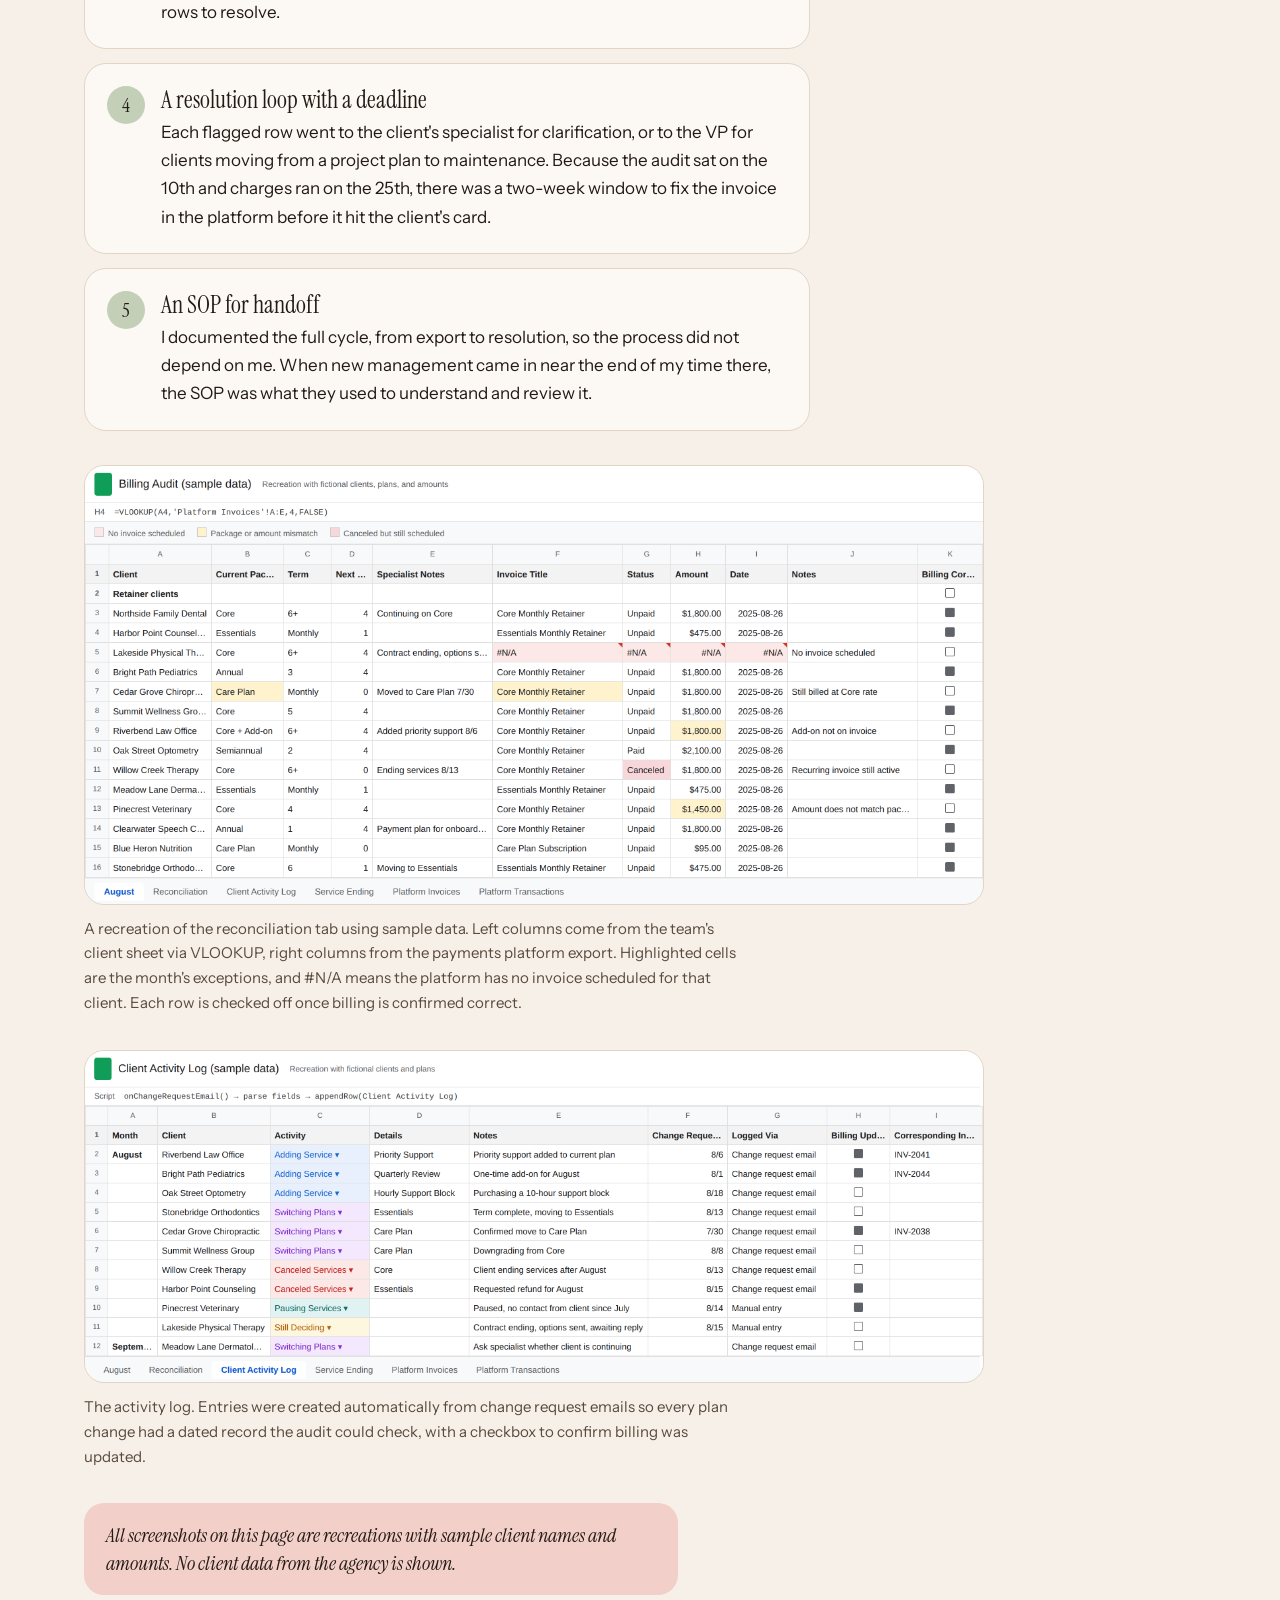
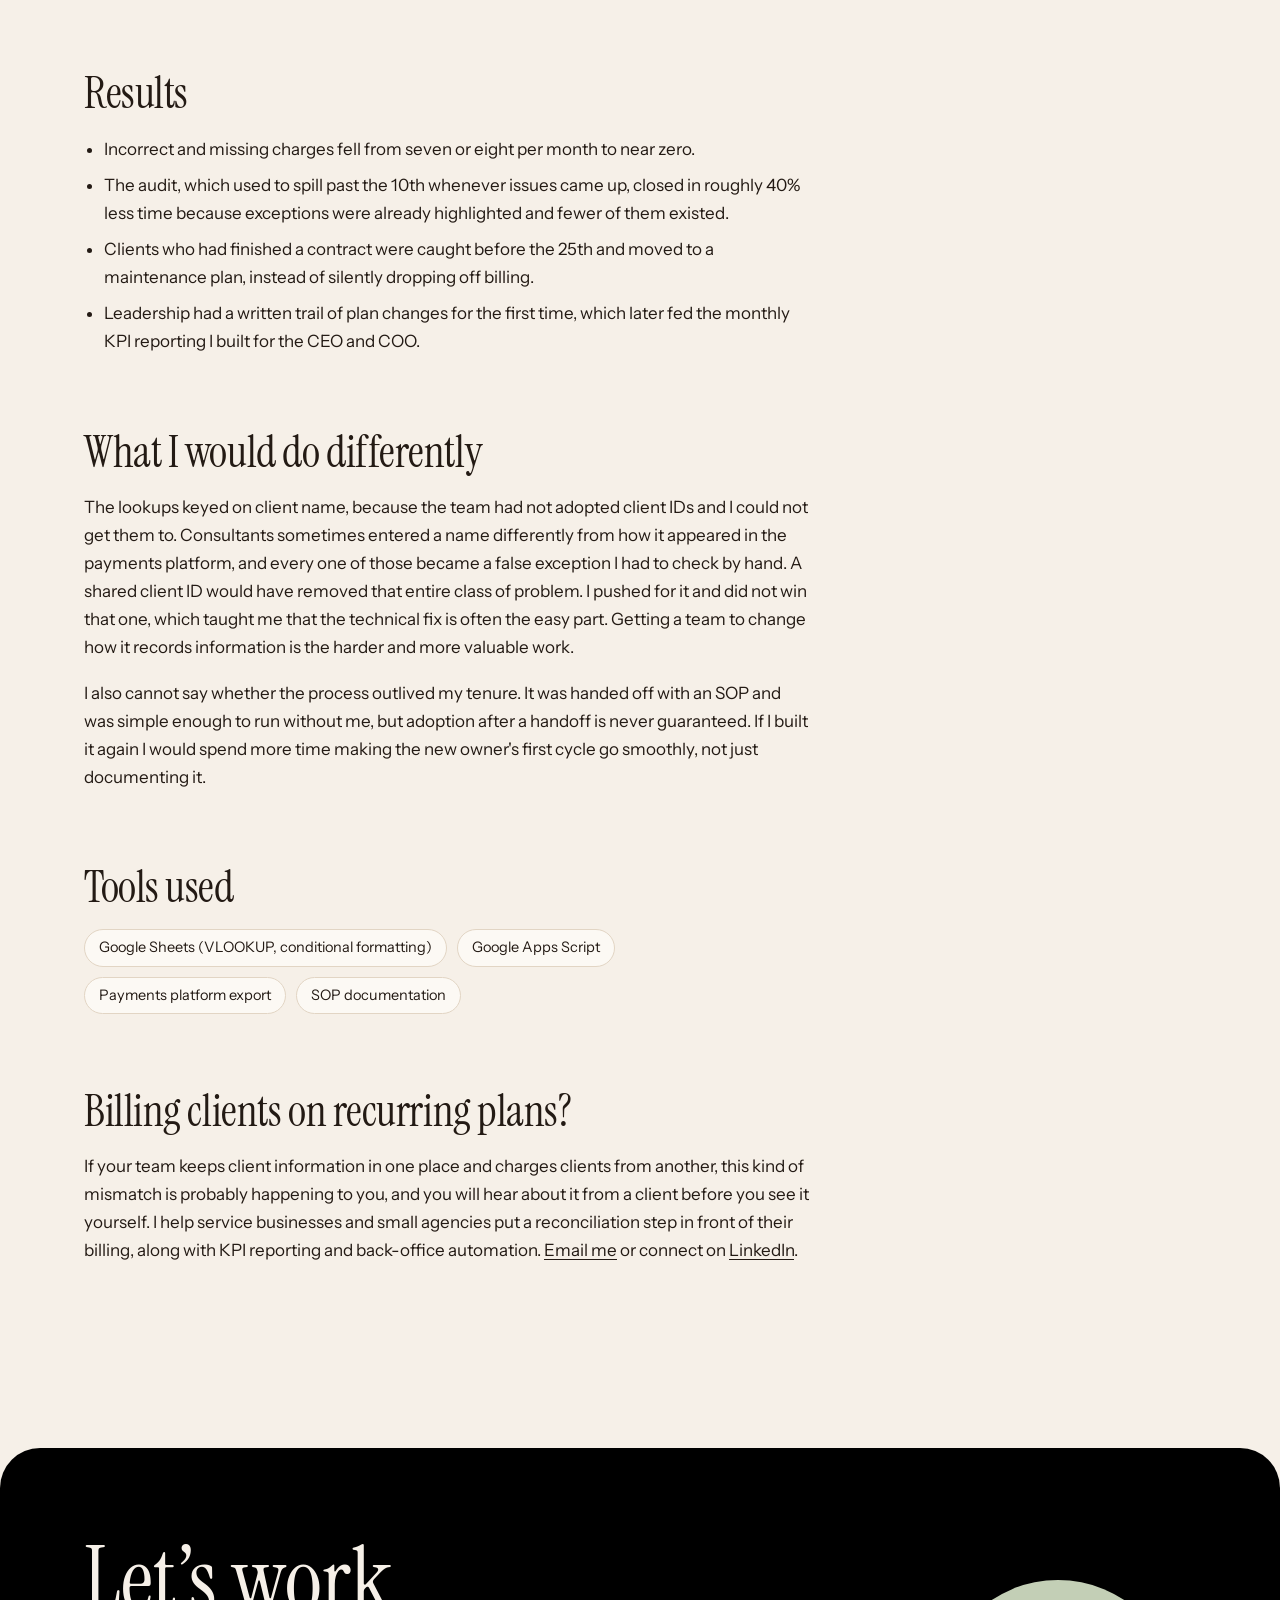
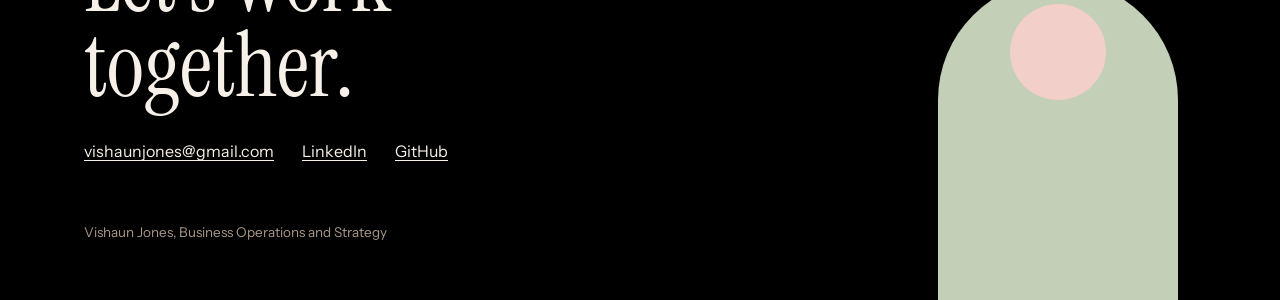
<file: case-studies/billing-reconciliation/index.html>
<!DOCTYPE html>
<html lang="en">
<head>
<meta charset="utf-8">
<meta name="viewport" content="width=device-width, initial-scale=1">
<title>A billing audit that catches errors before clients are charged | Vishaun Jones</title>
<meta property="og:type" content="website">
<meta property="og:title" content="A billing audit that catches errors before clients are charged | Vishaun Jones">
<meta property="og:description" content="How I built a monthly billing reconciliation for a remote agency with 150+ recurring clients, cutting invoice errors from seven or eight per cycle to near zero and shortening the audit by roughly 40%.">
<meta property="og:url" content="https://vishaunj.github.io/case-studies/billing-reconciliation/">
<meta property="og:image" content="https://vishaunj.github.io/og/billing.png">
<meta property="og:image:width" content="1200">
<meta property="og:image:height" content="627">
<meta name="twitter:card" content="summary_large_image">
<meta name="description" content="How I built a monthly billing reconciliation for a remote agency with 150+ recurring clients, cutting invoice errors from seven or eight per cycle to near zero and shortening the audit by roughly 40%.">
<link rel="stylesheet" href="/shared.css">
<script src="/site.js" defer></script>
</head>
<body><div class="progress" aria-hidden="true"></div>
<div class="wrap">
<header class="site"><a class="name" href="/">Vishaun Jones</a><nav><a href="/">Home</a><a href="/contact/">Contact</a></nav></header>
<main>
    <div class="hero">
      <p class="kicker">Case study: business operations at a remote marketing agency, 2023 to 2025</p>
      <h1>A billing audit that catches errors before clients are charged</h1>
      <p class="lede">A remote agency billed 150+ clients on recurring plans through a payments platform. Seven or eight of those charges were wrong every month, and nobody knew until a client noticed. I built a reconciliation that compares what the team expects to bill against what the platform is scheduled to charge, two weeks before the charges run.</p>
    </div>

    <div class="ledger" aria-label="Before and after summary">
      <div class="row"><span>Each monthly cycle</span><span>Before</span><span>After</span></div>
      <div class="row"><span>Incorrect or missing charges</span><span>7 to 8</span><span>Near zero</span></div>
      <div class="row"><span>Time to close the audit</span><span>Spilled across several days</span><span>Roughly 40% less</span></div>
      <div class="row"><span>How plan changes reached billing</span><span>Chat threads and loose emails</span><span>One template, one activity log</span></div>
      <div class="row"><span>How mismatches were found</span><span>By clients, after the charge</span><span>Highlighted in the sheet, before it</span></div>
    </div>

    <section id="context">
      <h2>The situation</h2>
      <p>The agency served private practices and small businesses on monthly plans. Clients moved between plans often: a project ended and the client shifted to a lighter maintenance plan, a client upgraded, added a service, paused, or cancelled. Each client had a specialist who managed the relationship, and a VP oversaw the specialists and handled clients whose contracts were transitioning.</p>
      <p>Charges ran automatically on the 25th of each month through the agency's payments platform, based on whatever recurring invoice was scheduled for each client. The team's shared client sheet held the plan each client was supposed to be on. The two were maintained separately, and nothing connected them.</p>
      <p>I owned the billing cycle, including a billing audit on the 10th of each month that existed to confirm every client was scheduled to be charged the right amount, or charged at all.</p>

      <div class="month" aria-hidden="true">
        <span></span><span></span><span></span><span></span><span></span><span></span><span></span><span></span><span></span>
        <span class="audit"></span>
        <span class="fix"></span><span class="fix"></span><span class="fix"></span><span class="fix"></span><span class="fix"></span><span class="fix"></span><span class="fix"></span><span class="fix"></span><span class="fix"></span><span class="fix"></span><span class="fix"></span><span class="fix"></span><span class="fix"></span><span class="fix"></span>
        <span class="charge"></span>
        <span></span><span></span><span></span><span></span><span></span>
      </div>
      <div class="month-key">
        <span><i style="background:var(--teal)"></i>10th: audit</span>
        <span><i style="background:var(--sage)"></i>Window to resolve exceptions</span>
        <span><i style="background:var(--blush)"></i>25th: charges run</span>
      </div>
    </section>

    <section id="problem">
      <h2>What was going wrong</h2>
      <p>The audit was catching some problems, but it was slow and it was missing things. Seven or eight charges per month still went out wrong. The errors fell into a few repeatable patterns:</p>
      <ul>
        <li>A client's contract had ended and they had not yet chosen their next plan, so no invoice was scheduled and they were not billed at all.</li>
        <li>A client changed plans, the change did not reach billing, and the old amount was charged.</li>
        <li>A client cancelled but their recurring invoice was still active.</li>
        <li>An add-on service was agreed to and delivered but never added to the invoice.</li>
      </ul>
      <p>When I traced these back, the invoice was never the real failure point. Plan changes reached me through two channels, the VP for transitioning clients and the team chat for everything else. Neither was designed for it. A change could be mentioned once in a chat thread and disappear. There was no place where "this client's billing should be different this month" was written down in a form the audit could check against.</p>
      <p>I raised this with leadership as a communication breakdown rather than a billing problem, and proposed a defined way for changes to reach billing.</p>
    </section>

    <section id="approach">
      <h2>What I built</h2>
      <ol class="steps">
        <li>
          <strong>A change request template and an activity log</strong>
          I created an email template for specialists to fill out whenever a client's service changed. It was built for the specialists first: a fixed set of fields, no new tool to learn, sent from the inbox they already lived in. It was also built for the script that read it. The fields followed a consistent format so a Google Apps Script could parse each submission and write it as an entry in a billing activity log, recording the client, the change, and when it came in.
          <p style="margin-top:.6rem">The template became the required route for every change that touched billing: add-ons, plan changes, cancellations, and, once leadership adopted it, the final confirmation step for clients leaving a contract and moving to a maintenance plan. A change that was not submitted through the template was not a change the audit would act on.</p>
        </li>
        <li>
          <strong>A reconciliation sheet</strong>
          On the 10th, I exported the platform's list of scheduled upcoming charges and loaded it into a temporary tab in a billing sheet I built. VLOOKUP pulled each client's expected plan and amount from the team's shared client sheet alongside the platform's scheduled charge for the same client. For the first time, the two sources sat in the same row.
        </li>
        <li>
          <strong>Conditional formatting as the exception list</strong>
          Rules highlighted any row where the plan in the client sheet did not match the service being charged, the amounts differed, a client in the client sheet had no scheduled charge, a scheduled charge belonged to a client marked as ended, or the lookup returned #N/A because no invoice existed on the platform at all. The audit stopped being a line-by-line read and became a short list of highlighted rows to resolve.
        </li>
        <li>
          <strong>A resolution loop with a deadline</strong>
          Each flagged row went to the client's specialist for clarification, or to the VP for clients moving from a project plan to maintenance. Because the audit sat on the 10th and charges ran on the 25th, there was a two-week window to fix the invoice in the platform before it hit the client's card.
        </li>
        <li>
          <strong>An SOP for handoff</strong>
          I documented the full cycle, from export to resolution, so the process did not depend on me. When new management came in near the end of my time there, the SOP was what they used to understand and review it.
        </li>
      </ol>

      <figure>
        <a href="images/reconciliation-sheet.png" target="_blank" rel="noopener"><img src="images/reconciliation-sheet.png" alt="Recreated billing audit sheet: each client's current package and specialist notes beside the invoice title, status, and amount pulled from the payments platform, with mismatched cells highlighted and a Billing Correct checkbox per row"></a>
        <figcaption>A recreation of the reconciliation tab using sample data. Left columns come from the team's client sheet via VLOOKUP, right columns from the payments platform export. Highlighted cells are the month's exceptions, and #N/A means the platform has no invoice scheduled for that client. Each row is checked off once billing is confirmed correct.</figcaption>
      </figure>

      <figure>
        <a href="images/activity-log.png" target="_blank" rel="noopener"><img src="images/activity-log.png" alt="Recreated client activity log with color-coded activity types, change request dates, and a Billing Updated checkbox, most rows logged automatically from change request emails"></a>
        <figcaption>The activity log. Entries were created automatically from change request emails so every plan change had a dated record the audit could check, with a checkbox to confirm billing was updated.</figcaption>
      </figure>

      <aside class="note">All screenshots on this page are recreations with sample client names and amounts. No client data from the agency is shown.</aside>
    </section>

    <section id="results">
      <h2>Results</h2>
      <ul>
        <li>Incorrect and missing charges fell from seven or eight per month to near zero.</li>
        <li>The audit, which used to spill past the 10th whenever issues came up, closed in roughly 40% less time because exceptions were already highlighted and fewer of them existed.</li>
        <li>Clients who had finished a contract were caught before the 25th and moved to a maintenance plan, instead of silently dropping off billing.</li>
        <li>Leadership had a written trail of plan changes for the first time, which later fed the monthly KPI reporting I built for the CEO and COO.</li>
      </ul>
    </section>

    <section id="lessons">
      <h2>What I would do differently</h2>
      <p>The lookups keyed on client name, because the team had not adopted client IDs and I could not get them to. Consultants sometimes entered a name differently from how it appeared in the payments platform, and every one of those became a false exception I had to check by hand. A shared client ID would have removed that entire class of problem. I pushed for it and did not win that one, which taught me that the technical fix is often the easy part. Getting a team to change how it records information is the harder and more valuable work.</p>
      <p>I also cannot say whether the process outlived my tenure. It was handed off with an SOP and was simple enough to run without me, but adoption after a handoff is never guaranteed. If I built it again I would spend more time making the new owner's first cycle go smoothly, not just documenting it.</p>
    </section>

    <section id="tools">
      <h2>Tools used</h2>
      <ul class="tools">
        <li>Google Sheets (VLOOKUP, conditional formatting)</li>
        <li>Google Apps Script</li>
        <li>Payments platform export</li>
        <li>SOP documentation</li>
      </ul>
    </section>

    <section id="apply">
      <h2>Billing clients on recurring plans?</h2>
      <p>If your team keeps client information in one place and charges clients from another, this kind of mismatch is probably happening to you, and you will hear about it from a client before you see it yourself. I help service businesses and small agencies put a reconciliation step in front of their billing, along with KPI reporting and back-office automation. <a href="mailto:vishaunjones@gmail.com">Email me</a> or connect on <a href="https://linkedin.com/in/vishaunjones">LinkedIn</a>.</p>
    </section>
  </main>
</div>
<footer class="site"><span class="farch" aria-hidden="true"></span><span class="fdot" aria-hidden="true"></span><div class="wrap"><p class="big">Let&rsquo;s work together.</p><div class="links"><a href="mailto:vishaunjones@gmail.com">vishaunjones@gmail.com</a><a href="https://linkedin.com/in/vishaunjones">LinkedIn</a><a href="https://github.com/vishaunj">GitHub</a></div><p class="fine">Vishaun Jones, Business Operations and Strategy</p></div></footer>

</body></html>
</file>
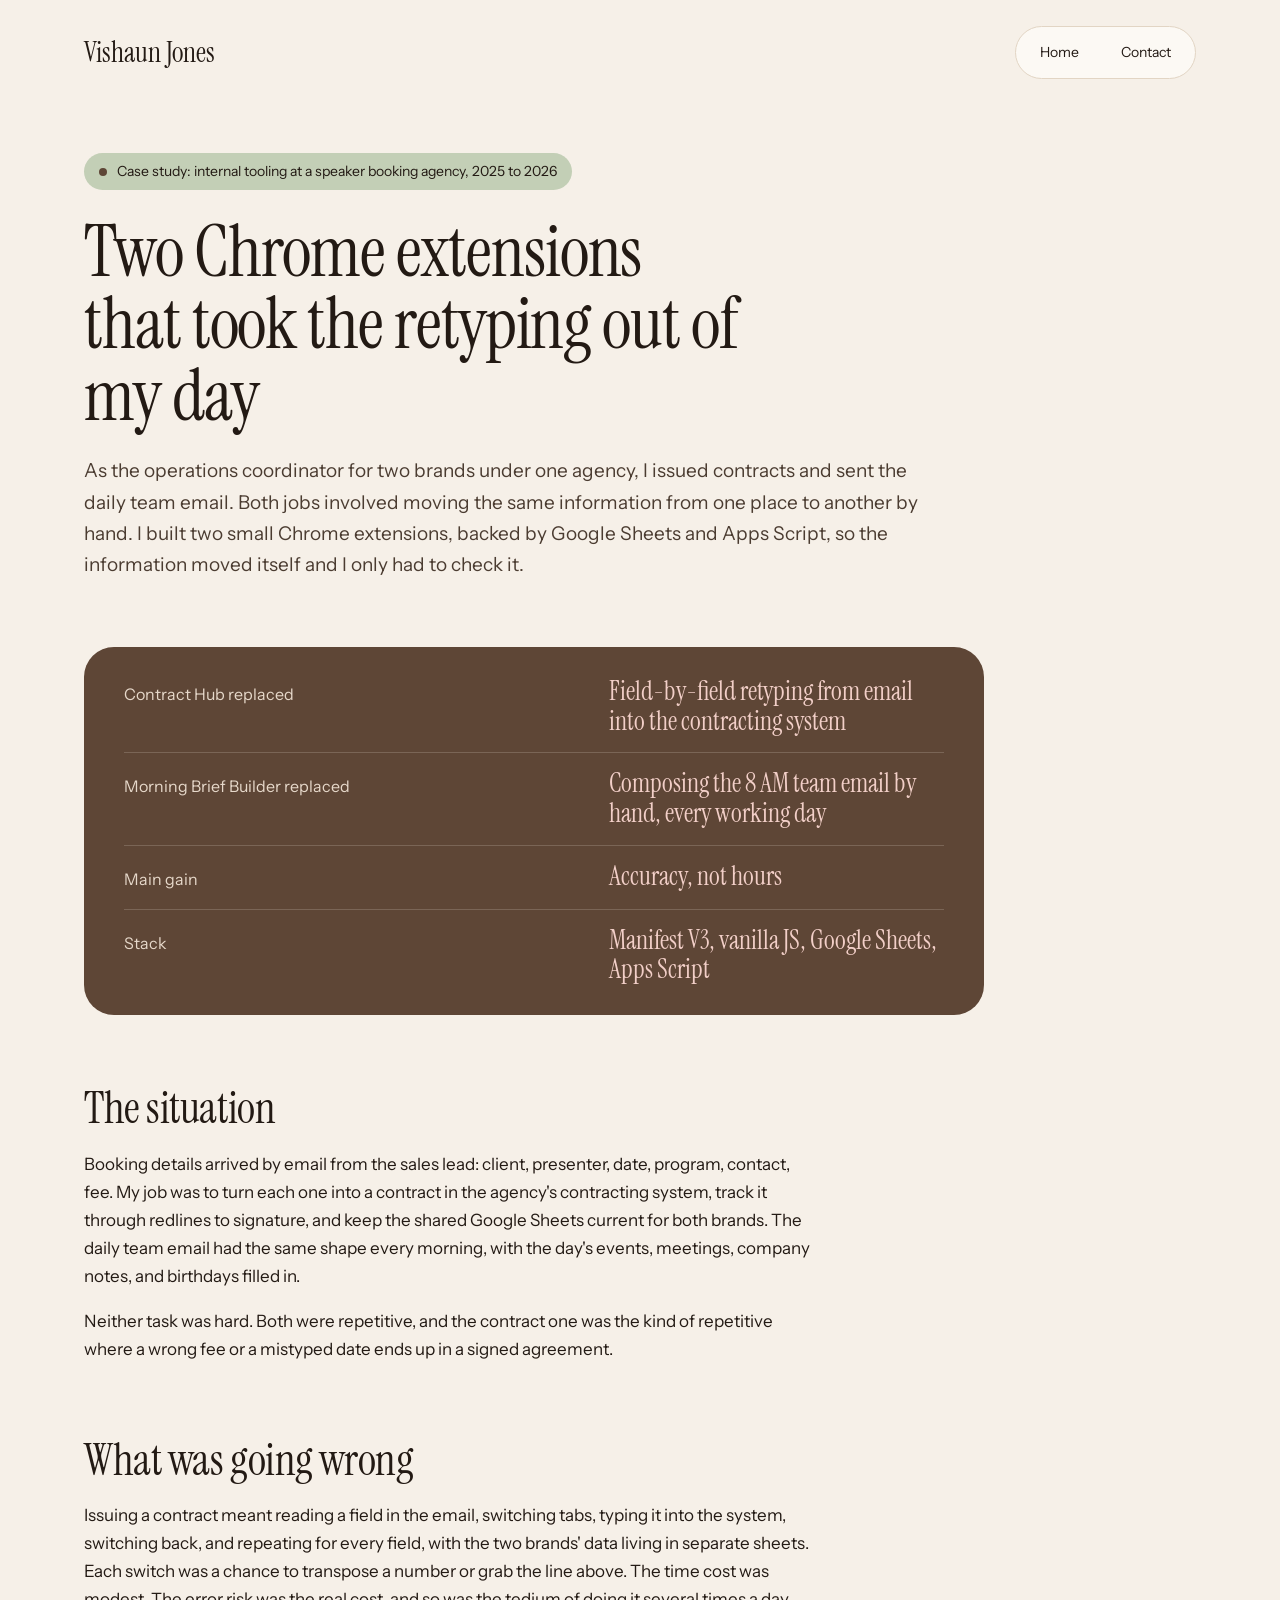
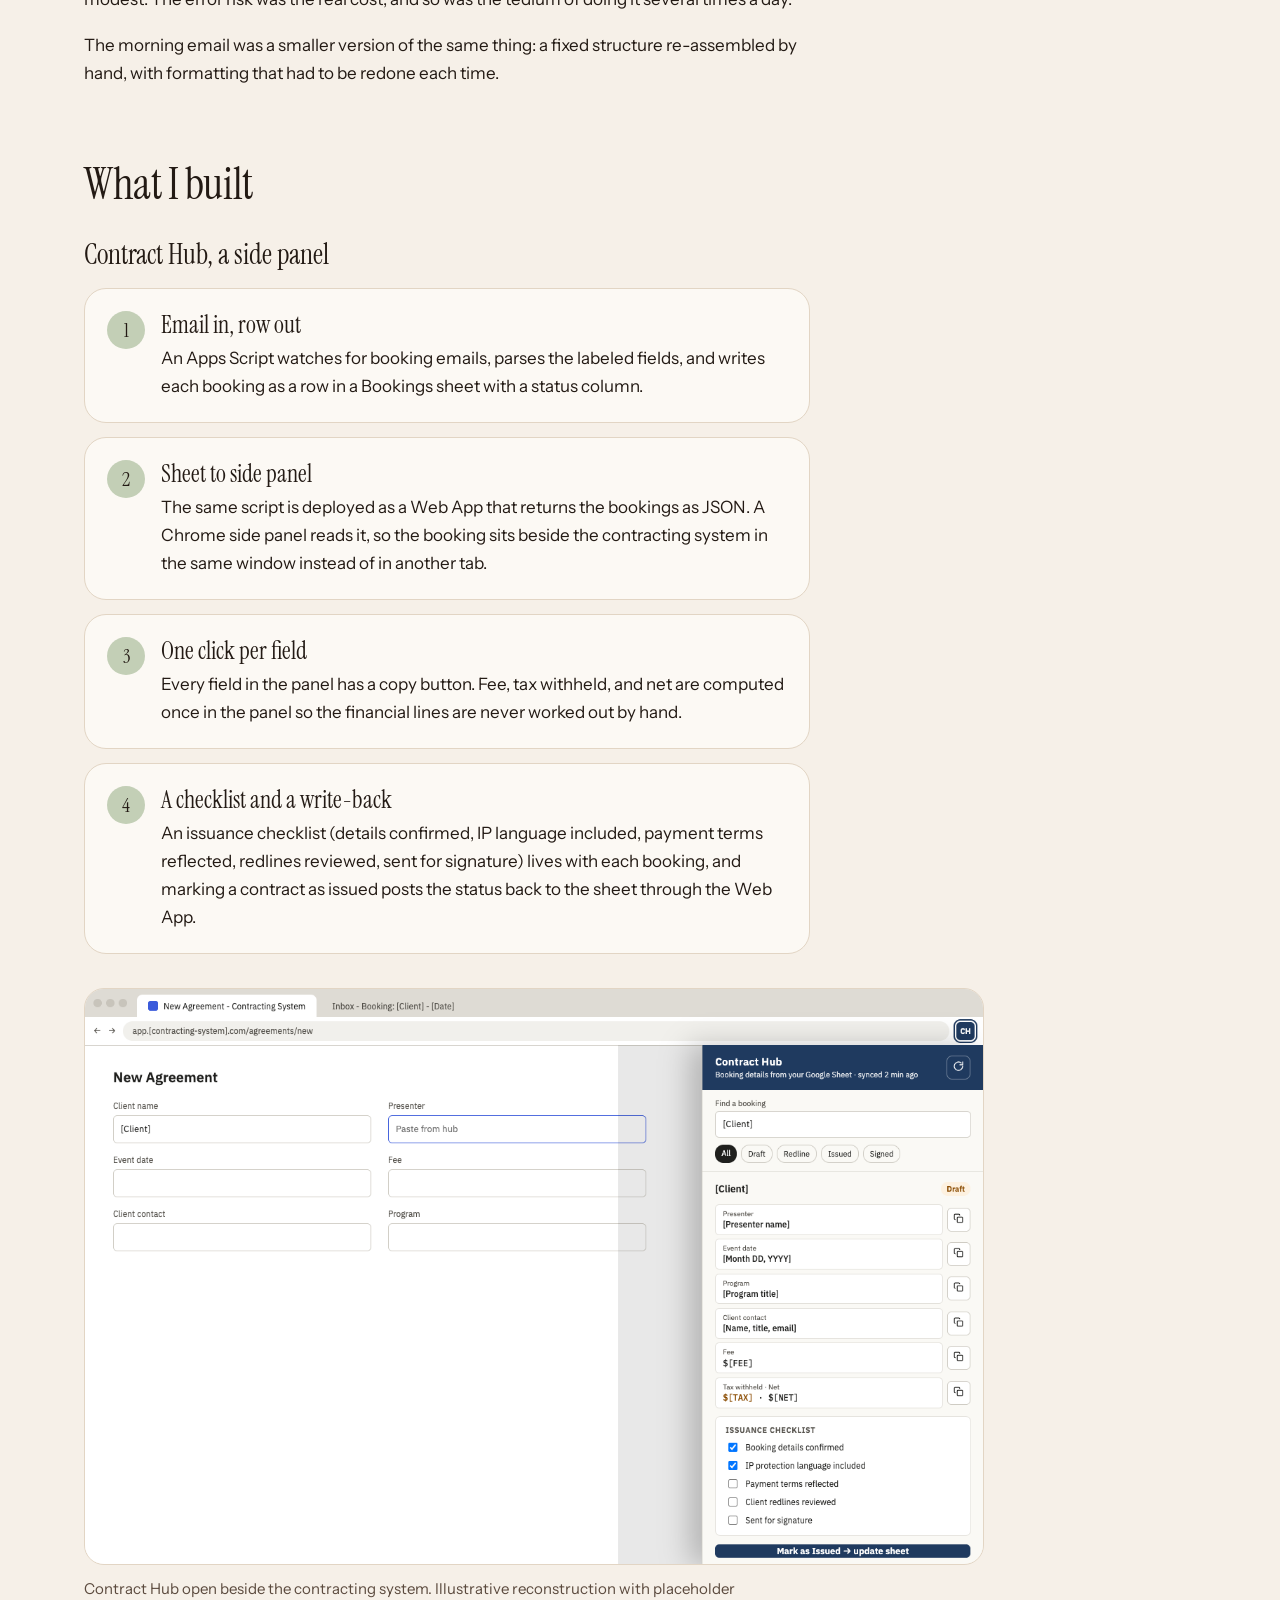
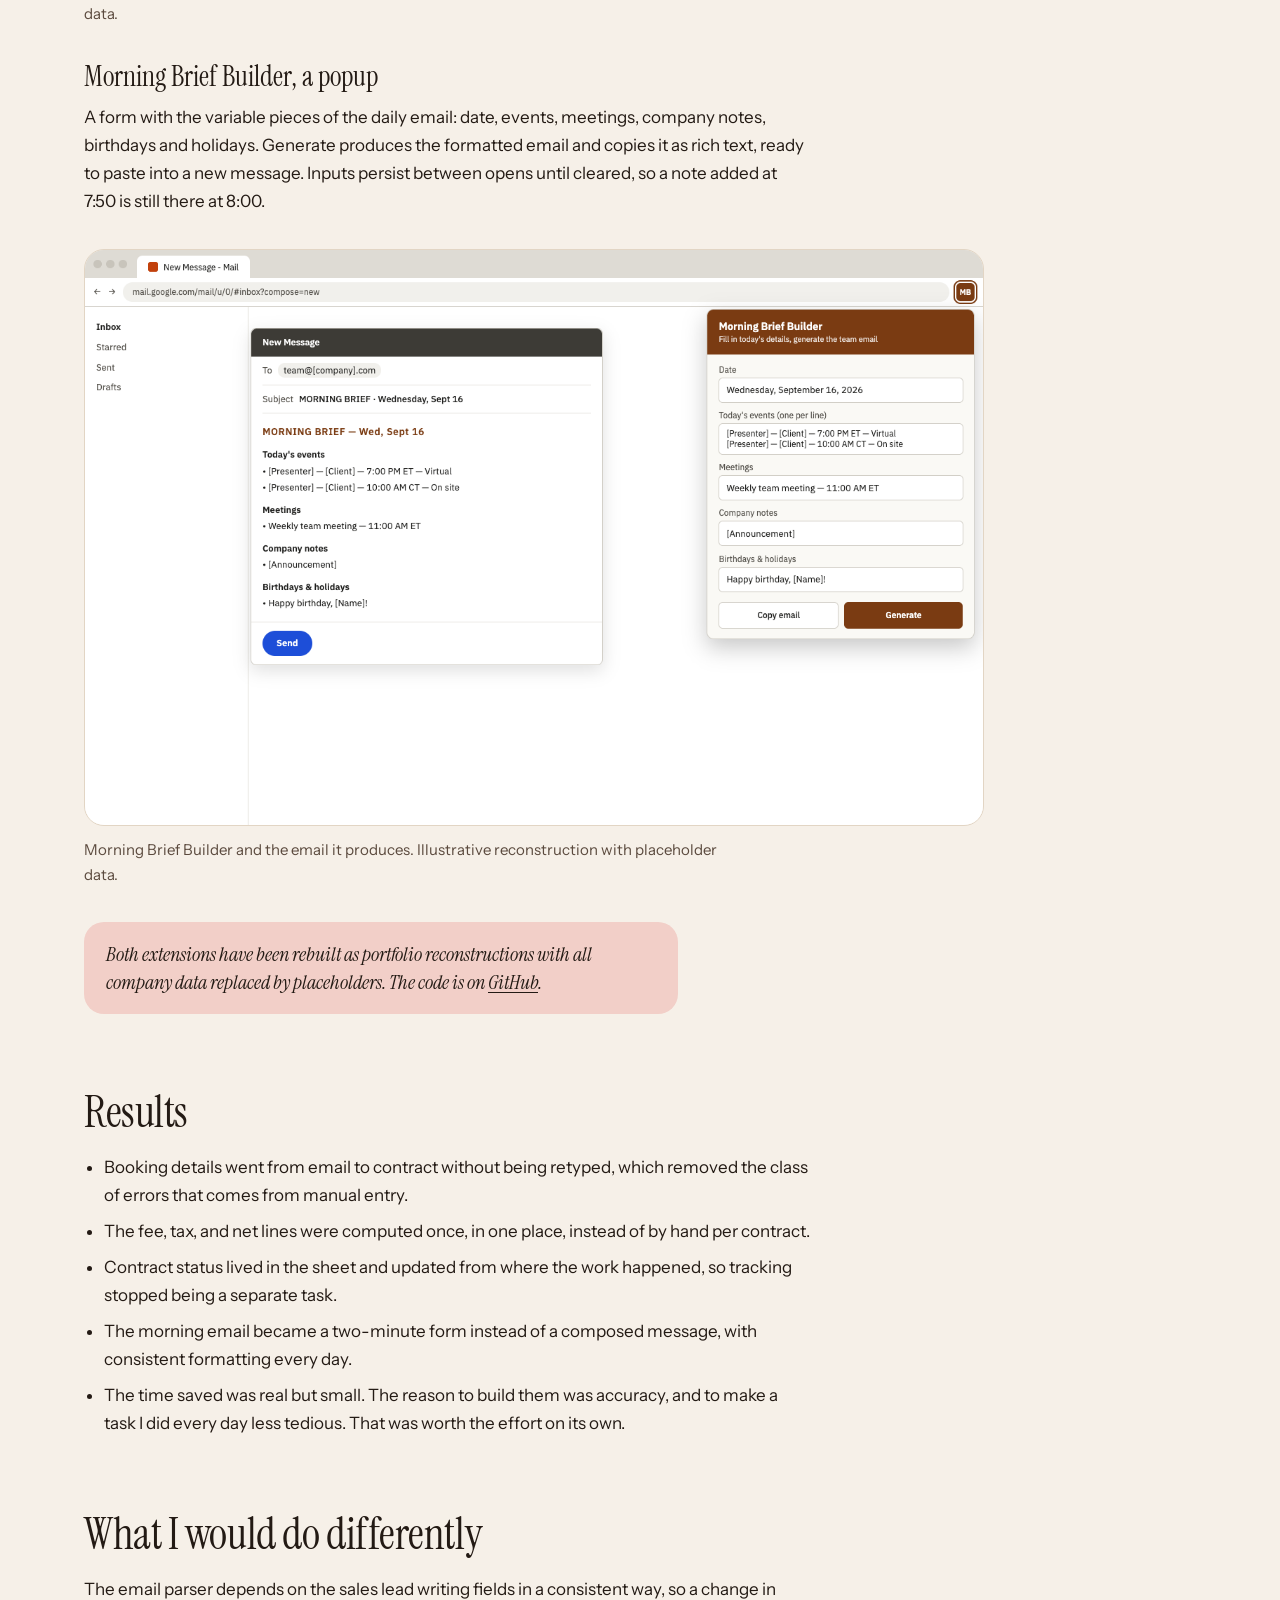
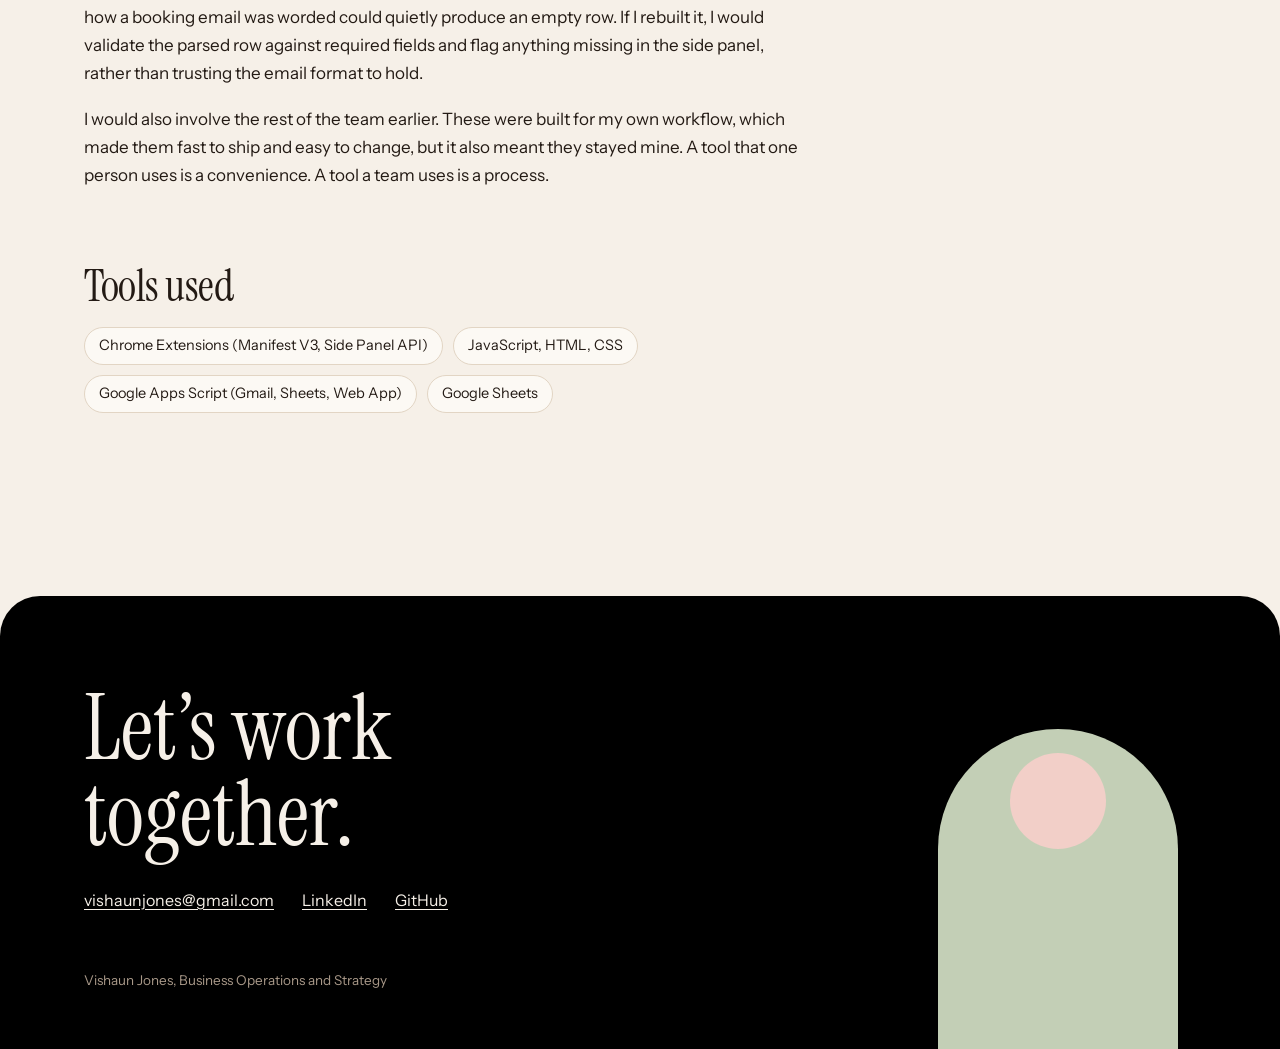
<file: case-studies/chrome-extensions/index.html>
<!DOCTYPE html>
<html lang="en">
<head>
<meta charset="utf-8"><meta name="viewport" content="width=device-width, initial-scale=1">
<title>Two Chrome extensions that took the retyping out of my day | Vishaun Jones</title>
<meta property="og:type" content="website">
<meta property="og:title" content="Two Chrome extensions that took the retyping out of my day | Vishaun Jones">
<meta property="og:description" content="Contract Hub and Morning Brief Builder: two internal Chrome extensions I built as a business operations coordinator to replace manual re-keying of booking details and hand-composed daily team emails.">
<meta property="og:url" content="https://vishaunj.github.io/case-studies/chrome-extensions/">
<meta property="og:image" content="https://vishaunj.github.io/og/extensions.png">
<meta property="og:image:width" content="1200">
<meta property="og:image:height" content="627">
<meta name="twitter:card" content="summary_large_image">
<meta name="description" content="Contract Hub and Morning Brief Builder: two internal Chrome extensions I built as a business operations coordinator to replace manual re-keying of booking details and hand-composed daily team emails.">
<link rel="stylesheet" href="/shared.css">
<script src="/site.js" defer></script>
</head>
<body><div class="progress" aria-hidden="true"></div>
<div class="wrap">
<header class="site"><a class="name" href="/">Vishaun Jones</a><nav><a href="/">Home</a><a href="/contact/">Contact</a></nav></header>
<main>
<div class="hero">
<p class="kicker">Case study: internal tooling at a speaker booking agency, 2025 to 2026</p>
<h1>Two Chrome extensions that took the retyping out of my day</h1>
<p class="lede">As the operations coordinator for two brands under one agency, I issued contracts and sent the daily team email. Both jobs involved moving the same information from one place to another by hand. I built two small Chrome extensions, backed by Google Sheets and Apps Script, so the information moved itself and I only had to check it.</p>
</div>

<div class="ledger" aria-label="Summary">
<div class="row"><span>Contract Hub replaced</span><span>Field-by-field retyping from email into the contracting system</span></div>
<div class="row"><span>Morning Brief Builder replaced</span><span>Composing the 8 AM team email by hand, every working day</span></div>
<div class="row"><span>Main gain</span><span>Accuracy, not hours</span></div>
<div class="row"><span>Stack</span><span>Manifest V3, vanilla JS, Google Sheets, Apps Script</span></div>
</div>

<section id="context">
<h2>The situation</h2>
<p>Booking details arrived by email from the sales lead: client, presenter, date, program, contact, fee. My job was to turn each one into a contract in the agency's contracting system, track it through redlines to signature, and keep the shared Google Sheets current for both brands. The daily team email had the same shape every morning, with the day's events, meetings, company notes, and birthdays filled in.</p>
<p>Neither task was hard. Both were repetitive, and the contract one was the kind of repetitive where a wrong fee or a mistyped date ends up in a signed agreement.</p>
</section>

<section id="problem">
<h2>What was going wrong</h2>
<p>Issuing a contract meant reading a field in the email, switching tabs, typing it into the system, switching back, and repeating for every field, with the two brands' data living in separate sheets. Each switch was a chance to transpose a number or grab the line above. The time cost was modest. The error risk was the real cost, and so was the tedium of doing it several times a day.</p>
<p>The morning email was a smaller version of the same thing: a fixed structure re-assembled by hand, with formatting that had to be redone each time.</p>
</section>

<section id="approach">
<h2>What I built</h2>
<h3>Contract Hub, a side panel</h3>
<ol class="steps">
<li><strong>Email in, row out</strong> An Apps Script watches for booking emails, parses the labeled fields, and writes each booking as a row in a Bookings sheet with a status column.</li>
<li><strong>Sheet to side panel</strong> The same script is deployed as a Web App that returns the bookings as JSON. A Chrome side panel reads it, so the booking sits beside the contracting system in the same window instead of in another tab.</li>
<li><strong>One click per field</strong> Every field in the panel has a copy button. Fee, tax withheld, and net are computed once in the panel so the financial lines are never worked out by hand.</li>
<li><strong>A checklist and a write-back</strong> An issuance checklist (details confirmed, IP language included, payment terms reflected, redlines reviewed, sent for signature) lives with each booking, and marking a contract as issued posts the status back to the sheet through the Web App.</li>
</ol>
<figure>
<a href="images/contract-hub.png" target="_blank" rel="noopener"><img src="images/contract-hub.png" alt="Contract Hub side panel beside a new agreement form: booking fields with copy buttons, status filters, an issuance checklist, and a button to mark the contract issued and update the sheet"></a>
<figcaption>Contract Hub open beside the contracting system. Illustrative reconstruction with placeholder data.</figcaption>
</figure>

<h3>Morning Brief Builder, a popup</h3>
<p>A form with the variable pieces of the daily email: date, events, meetings, company notes, birthdays and holidays. Generate produces the formatted email and copies it as rich text, ready to paste into a new message. Inputs persist between opens until cleared, so a note added at 7:50 is still there at 8:00.</p>
<figure>
<a href="images/morning-brief-builder.png" target="_blank" rel="noopener"><img src="images/morning-brief-builder.png" alt="Morning Brief Builder popup with fields for date, events, meetings, company notes, and birthdays, next to a generated team email in a mail compose window"></a>
<figcaption>Morning Brief Builder and the email it produces. Illustrative reconstruction with placeholder data.</figcaption>
</figure>

<aside class="note">Both extensions have been rebuilt as portfolio reconstructions with all company data replaced by placeholders. The code is on <a href="https://github.com/vishaunj">GitHub</a>.</aside>
</section>

<section id="results">
<h2>Results</h2>
<ul>
<li>Booking details went from email to contract without being retyped, which removed the class of errors that comes from manual entry.</li>
<li>The fee, tax, and net lines were computed once, in one place, instead of by hand per contract.</li>
<li>Contract status lived in the sheet and updated from where the work happened, so tracking stopped being a separate task.</li>
<li>The morning email became a two-minute form instead of a composed message, with consistent formatting every day.</li>
<li>The time saved was real but small. The reason to build them was accuracy, and to make a task I did every day less tedious. That was worth the effort on its own.</li>
</ul>
</section>

<section id="lessons">
<h2>What I would do differently</h2>
<p>The email parser depends on the sales lead writing fields in a consistent way, so a change in how a booking email was worded could quietly produce an empty row. If I rebuilt it, I would validate the parsed row against required fields and flag anything missing in the side panel, rather than trusting the email format to hold.</p>
<p>I would also involve the rest of the team earlier. These were built for my own workflow, which made them fast to ship and easy to change, but it also meant they stayed mine. A tool that one person uses is a convenience. A tool a team uses is a process.</p>
</section>

<section id="tools">
<h2>Tools used</h2>
<ul class="tools"><li>Chrome Extensions (Manifest V3, Side Panel API)</li><li>JavaScript, HTML, CSS</li><li>Google Apps Script (Gmail, Sheets, Web App)</li><li>Google Sheets</li></ul>
</section>
</main>
</div>
<footer class="site"><span class="farch" aria-hidden="true"></span><span class="fdot" aria-hidden="true"></span><div class="wrap"><p class="big">Let&rsquo;s work together.</p><div class="links"><a href="mailto:vishaunjones@gmail.com">vishaunjones@gmail.com</a><a href="https://linkedin.com/in/vishaunjones">LinkedIn</a><a href="https://github.com/vishaunj">GitHub</a></div><p class="fine">Vishaun Jones, Business Operations and Strategy</p></div></footer>

</body></html>
</file>
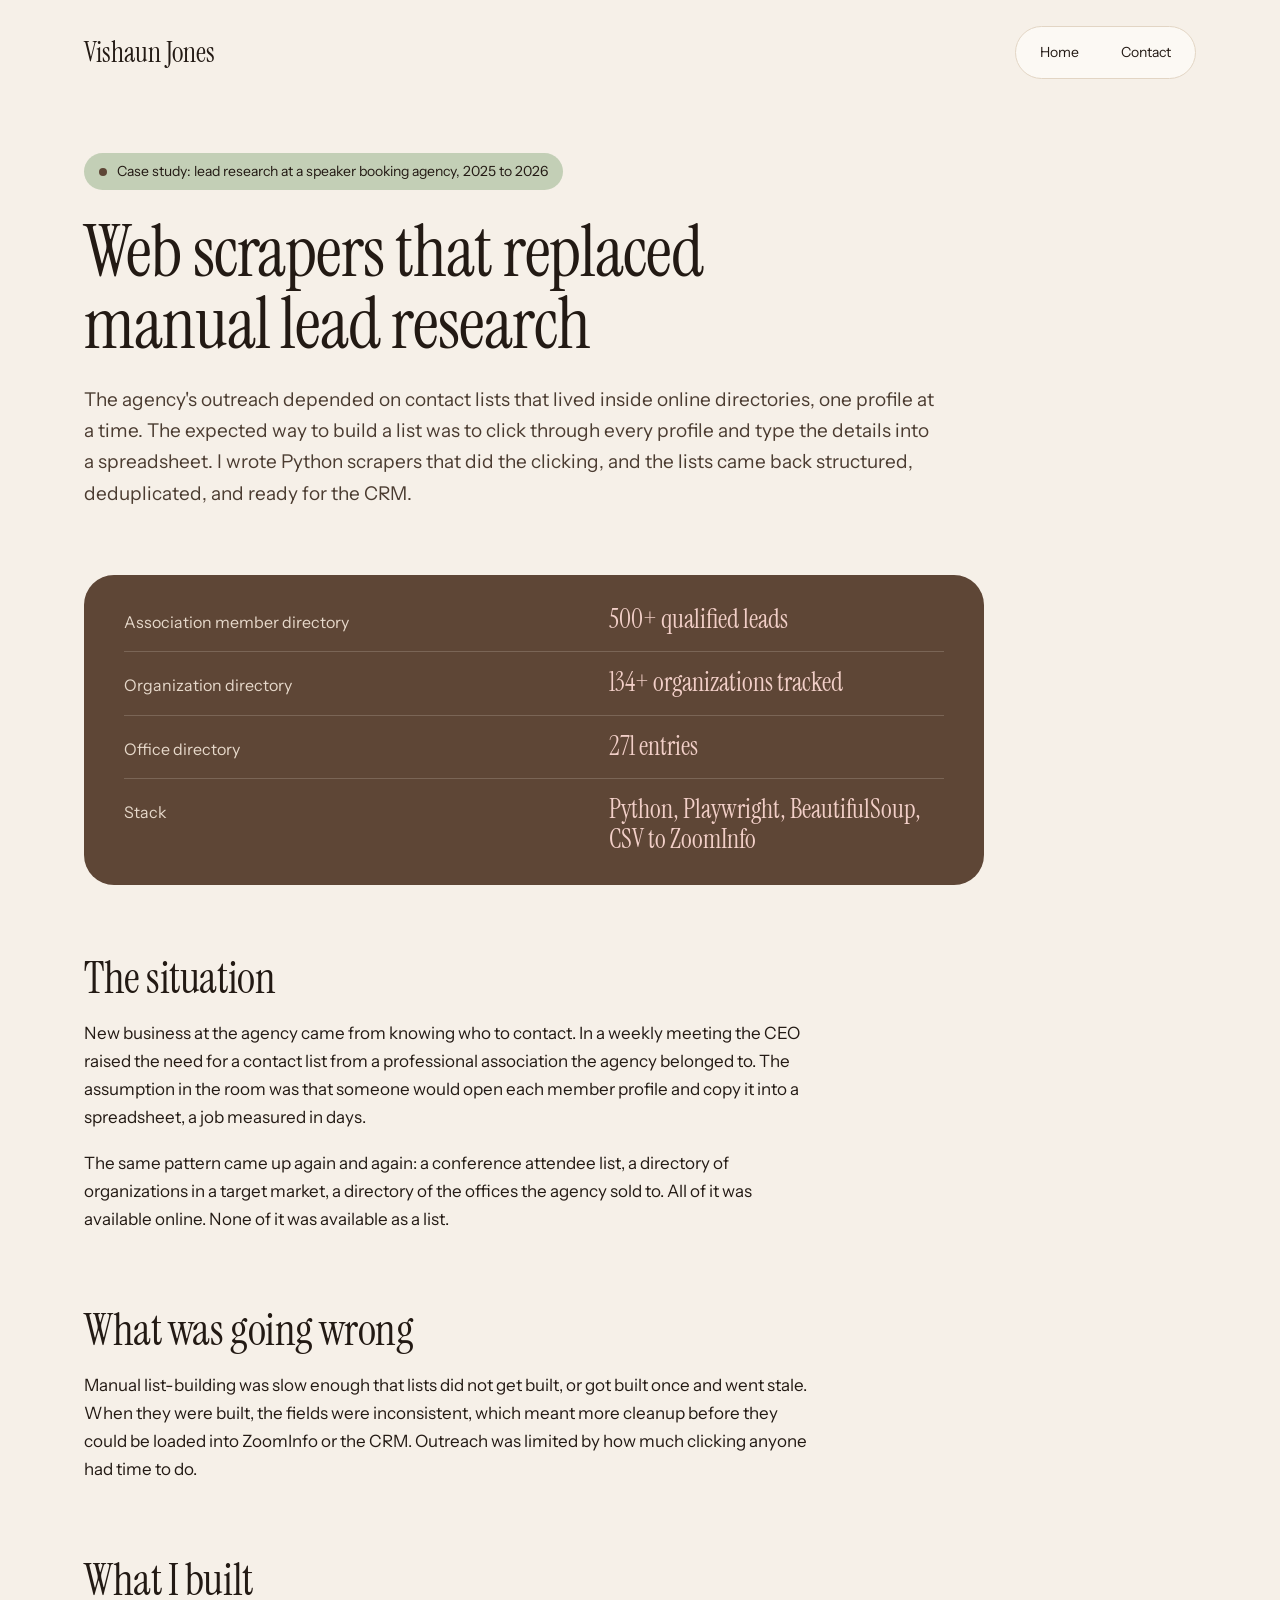
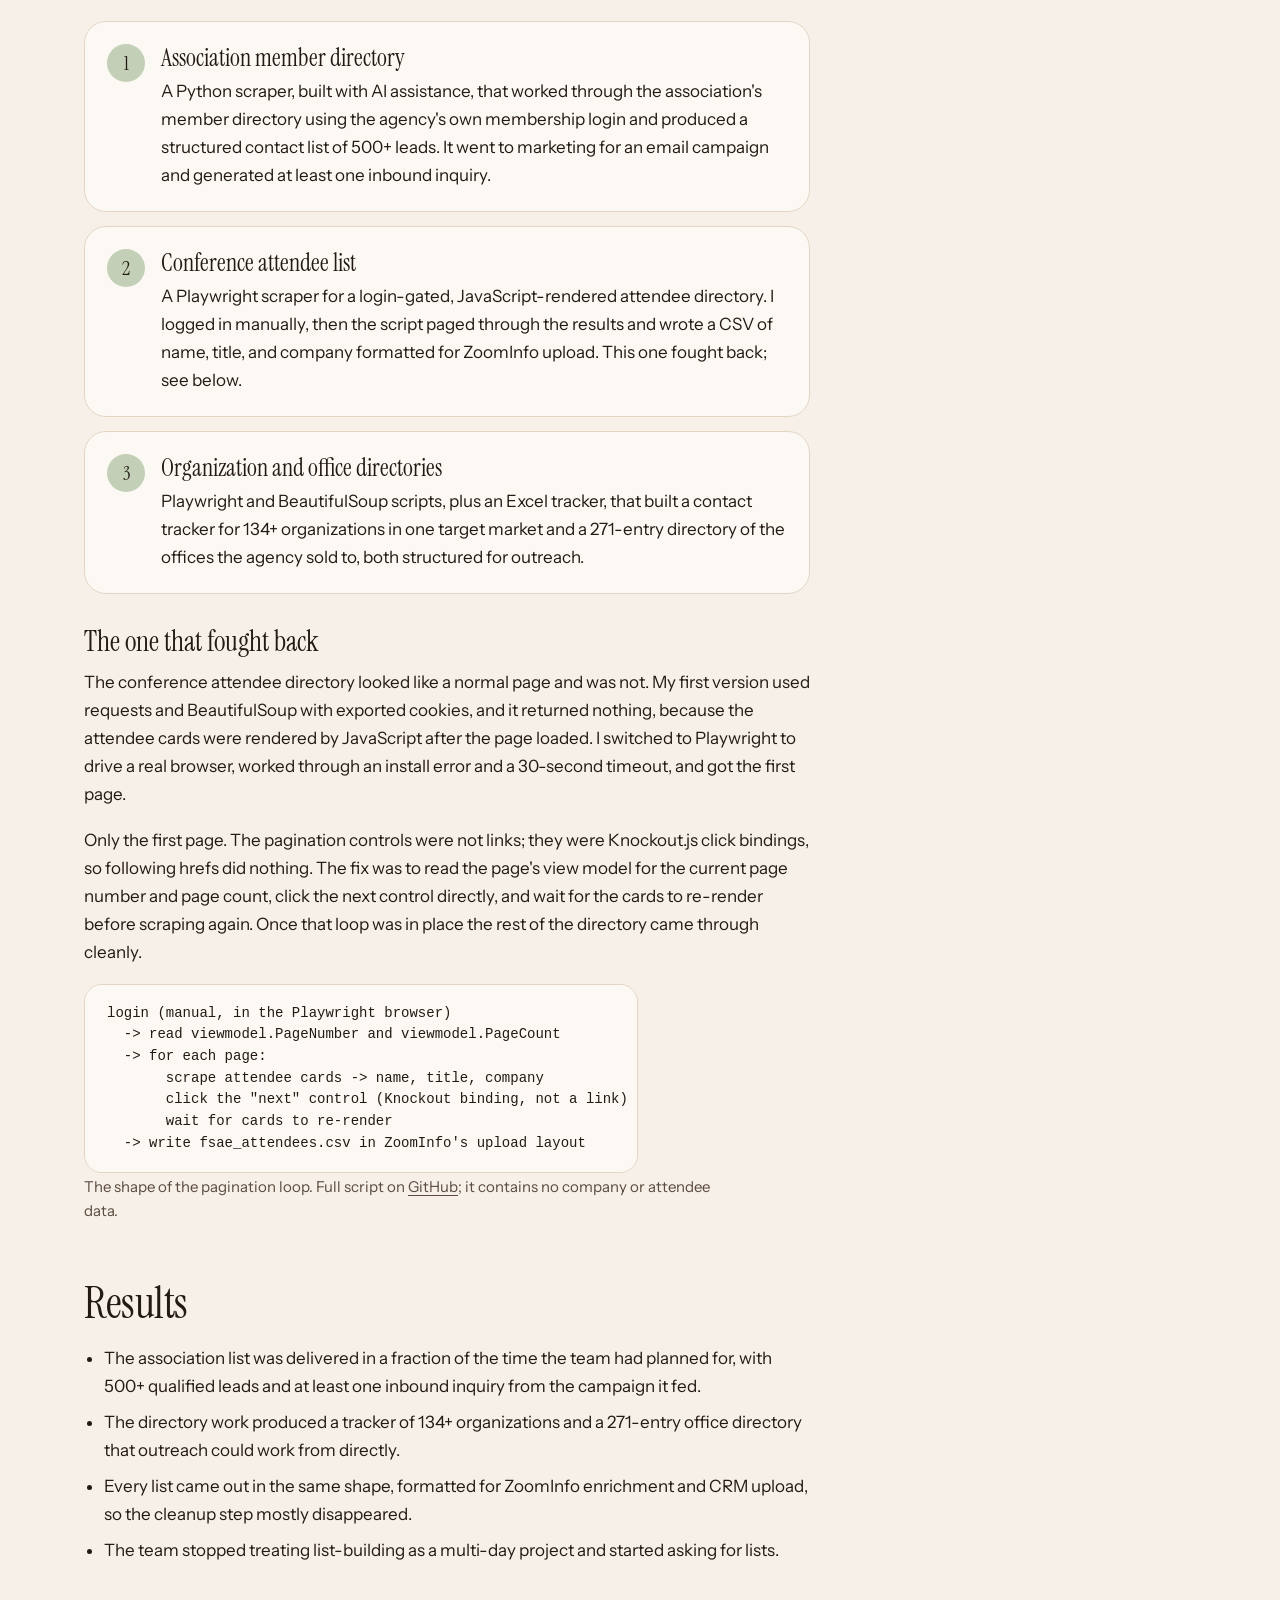
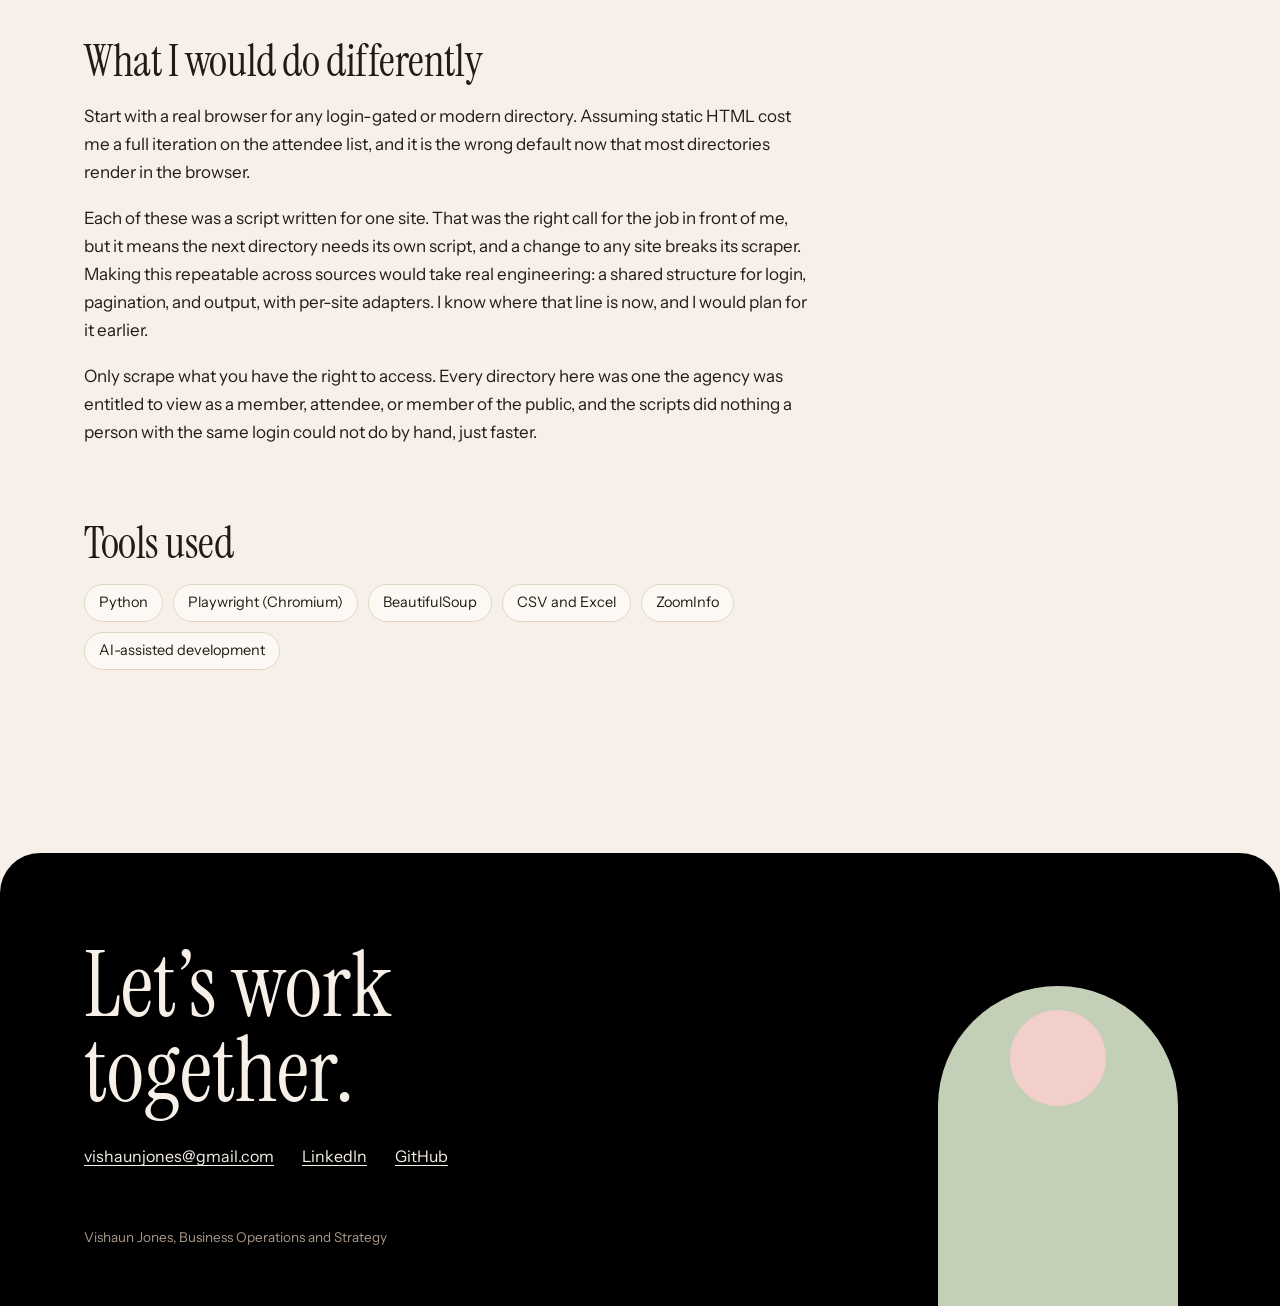
<file: case-studies/web-scrapers/index.html>
<!DOCTYPE html>
<html lang="en">
<head>
<meta charset="utf-8"><meta name="viewport" content="width=device-width, initial-scale=1">
<title>Web scrapers that replaced manual lead research | Vishaun Jones</title>
<meta property="og:type" content="website">
<meta property="og:title" content="Web scrapers that replaced manual lead research | Vishaun Jones">
<meta property="og:description" content="Python and Playwright scrapers I built to turn online directories into structured contact lists for outreach, including a 500+ lead association list.">
<meta property="og:url" content="https://vishaunj.github.io/case-studies/web-scrapers/">
<meta property="og:image" content="https://vishaunj.github.io/og/scrapers.png">
<meta property="og:image:width" content="1200">
<meta property="og:image:height" content="627">
<meta name="twitter:card" content="summary_large_image">
<meta name="description" content="Python and Playwright scrapers I built to turn online directories into structured contact lists for outreach, including a 500+ lead association list.">
<link rel="stylesheet" href="/shared.css">
<script src="/site.js" defer></script>
</head>
<body><div class="progress" aria-hidden="true"></div>
<div class="wrap">
<header class="site"><a class="name" href="/">Vishaun Jones</a><nav><a href="/">Home</a><a href="/contact/">Contact</a></nav></header>
<main>
<div class="hero">
<p class="kicker">Case study: lead research at a speaker booking agency, 2025 to 2026</p>
<h1>Web scrapers that replaced manual lead research</h1>
<p class="lede">The agency's outreach depended on contact lists that lived inside online directories, one profile at a time. The expected way to build a list was to click through every profile and type the details into a spreadsheet. I wrote Python scrapers that did the clicking, and the lists came back structured, deduplicated, and ready for the CRM.</p>
</div>

<div class="ledger" aria-label="Summary">
<div class="row"><span>Association member directory</span><span>500+ qualified leads</span></div>
<div class="row"><span>Organization directory</span><span>134+ organizations tracked</span></div>
<div class="row"><span>Office directory</span><span>271 entries</span></div>
<div class="row"><span>Stack</span><span>Python, Playwright, BeautifulSoup, CSV to ZoomInfo</span></div>
</div>

<section id="context">
<h2>The situation</h2>
<p>New business at the agency came from knowing who to contact. In a weekly meeting the CEO raised the need for a contact list from a professional association the agency belonged to. The assumption in the room was that someone would open each member profile and copy it into a spreadsheet, a job measured in days.</p>
<p>The same pattern came up again and again: a conference attendee list, a directory of organizations in a target market, a directory of the offices the agency sold to. All of it was available online. None of it was available as a list.</p>
</section>

<section id="problem">
<h2>What was going wrong</h2>
<p>Manual list-building was slow enough that lists did not get built, or got built once and went stale. When they were built, the fields were inconsistent, which meant more cleanup before they could be loaded into ZoomInfo or the CRM. Outreach was limited by how much clicking anyone had time to do.</p>
</section>

<section id="approach">
<h2>What I built</h2>
<ol class="steps">
<li><strong>Association member directory</strong> A Python scraper, built with AI assistance, that worked through the association's member directory using the agency's own membership login and produced a structured contact list of 500+ leads. It went to marketing for an email campaign and generated at least one inbound inquiry.</li>
<li><strong>Conference attendee list</strong> A Playwright scraper for a login-gated, JavaScript-rendered attendee directory. I logged in manually, then the script paged through the results and wrote a CSV of name, title, and company formatted for ZoomInfo upload. This one fought back; see below.</li>
<li><strong>Organization and office directories</strong> Playwright and BeautifulSoup scripts, plus an Excel tracker, that built a contact tracker for 134+ organizations in one target market and a 271-entry directory of the offices the agency sold to, both structured for outreach.</li>
</ol>

<h3>The one that fought back</h3>
<p>The conference attendee directory looked like a normal page and was not. My first version used requests and BeautifulSoup with exported cookies, and it returned nothing, because the attendee cards were rendered by JavaScript after the page loaded. I switched to Playwright to drive a real browser, worked through an install error and a 30-second timeout, and got the first page.</p>
<p>Only the first page. The pagination controls were not links; they were Knockout.js click bindings, so following hrefs did nothing. The fix was to read the page's view model for the current page number and page count, click the next control directly, and wait for the cards to re-render before scraping again. Once that loop was in place the rest of the directory came through cleanly.</p>
<pre class="flow">login (manual, in the Playwright browser)
  -> read viewmodel.PageNumber and viewmodel.PageCount
  -> for each page:
       scrape attendee cards -> name, title, company
       click the "next" control (Knockout binding, not a link)
       wait for cards to re-render
  -> write fsae_attendees.csv in ZoomInfo's upload layout</pre>
<figcaption style="margin-top:-.8rem">The shape of the pagination loop. Full script on <a href="https://github.com/vishaunj">GitHub</a>; it contains no company or attendee data.</figcaption>
</section>

<section id="results">
<h2>Results</h2>
<ul>
<li>The association list was delivered in a fraction of the time the team had planned for, with 500+ qualified leads and at least one inbound inquiry from the campaign it fed.</li>
<li>The directory work produced a tracker of 134+ organizations and a 271-entry office directory that outreach could work from directly.</li>
<li>Every list came out in the same shape, formatted for ZoomInfo enrichment and CRM upload, so the cleanup step mostly disappeared.</li>
<li>The team stopped treating list-building as a multi-day project and started asking for lists.</li>
</ul>
</section>

<section id="lessons">
<h2>What I would do differently</h2>
<p>Start with a real browser for any login-gated or modern directory. Assuming static HTML cost me a full iteration on the attendee list, and it is the wrong default now that most directories render in the browser.</p>
<p>Each of these was a script written for one site. That was the right call for the job in front of me, but it means the next directory needs its own script, and a change to any site breaks its scraper. Making this repeatable across sources would take real engineering: a shared structure for login, pagination, and output, with per-site adapters. I know where that line is now, and I would plan for it earlier.</p>
<p>Only scrape what you have the right to access. Every directory here was one the agency was entitled to view as a member, attendee, or member of the public, and the scripts did nothing a person with the same login could not do by hand, just faster.</p>
</section>

<section id="tools">
<h2>Tools used</h2>
<ul class="tools"><li>Python</li><li>Playwright (Chromium)</li><li>BeautifulSoup</li><li>CSV and Excel</li><li>ZoomInfo</li><li>AI-assisted development</li></ul>
</section>
</main>
</div>
<footer class="site"><span class="farch" aria-hidden="true"></span><span class="fdot" aria-hidden="true"></span><div class="wrap"><p class="big">Let&rsquo;s work together.</p><div class="links"><a href="mailto:vishaunjones@gmail.com">vishaunjones@gmail.com</a><a href="https://linkedin.com/in/vishaunjones">LinkedIn</a><a href="https://github.com/vishaunj">GitHub</a></div><p class="fine">Vishaun Jones, Business Operations and Strategy</p></div></footer>

</body></html>
</file>
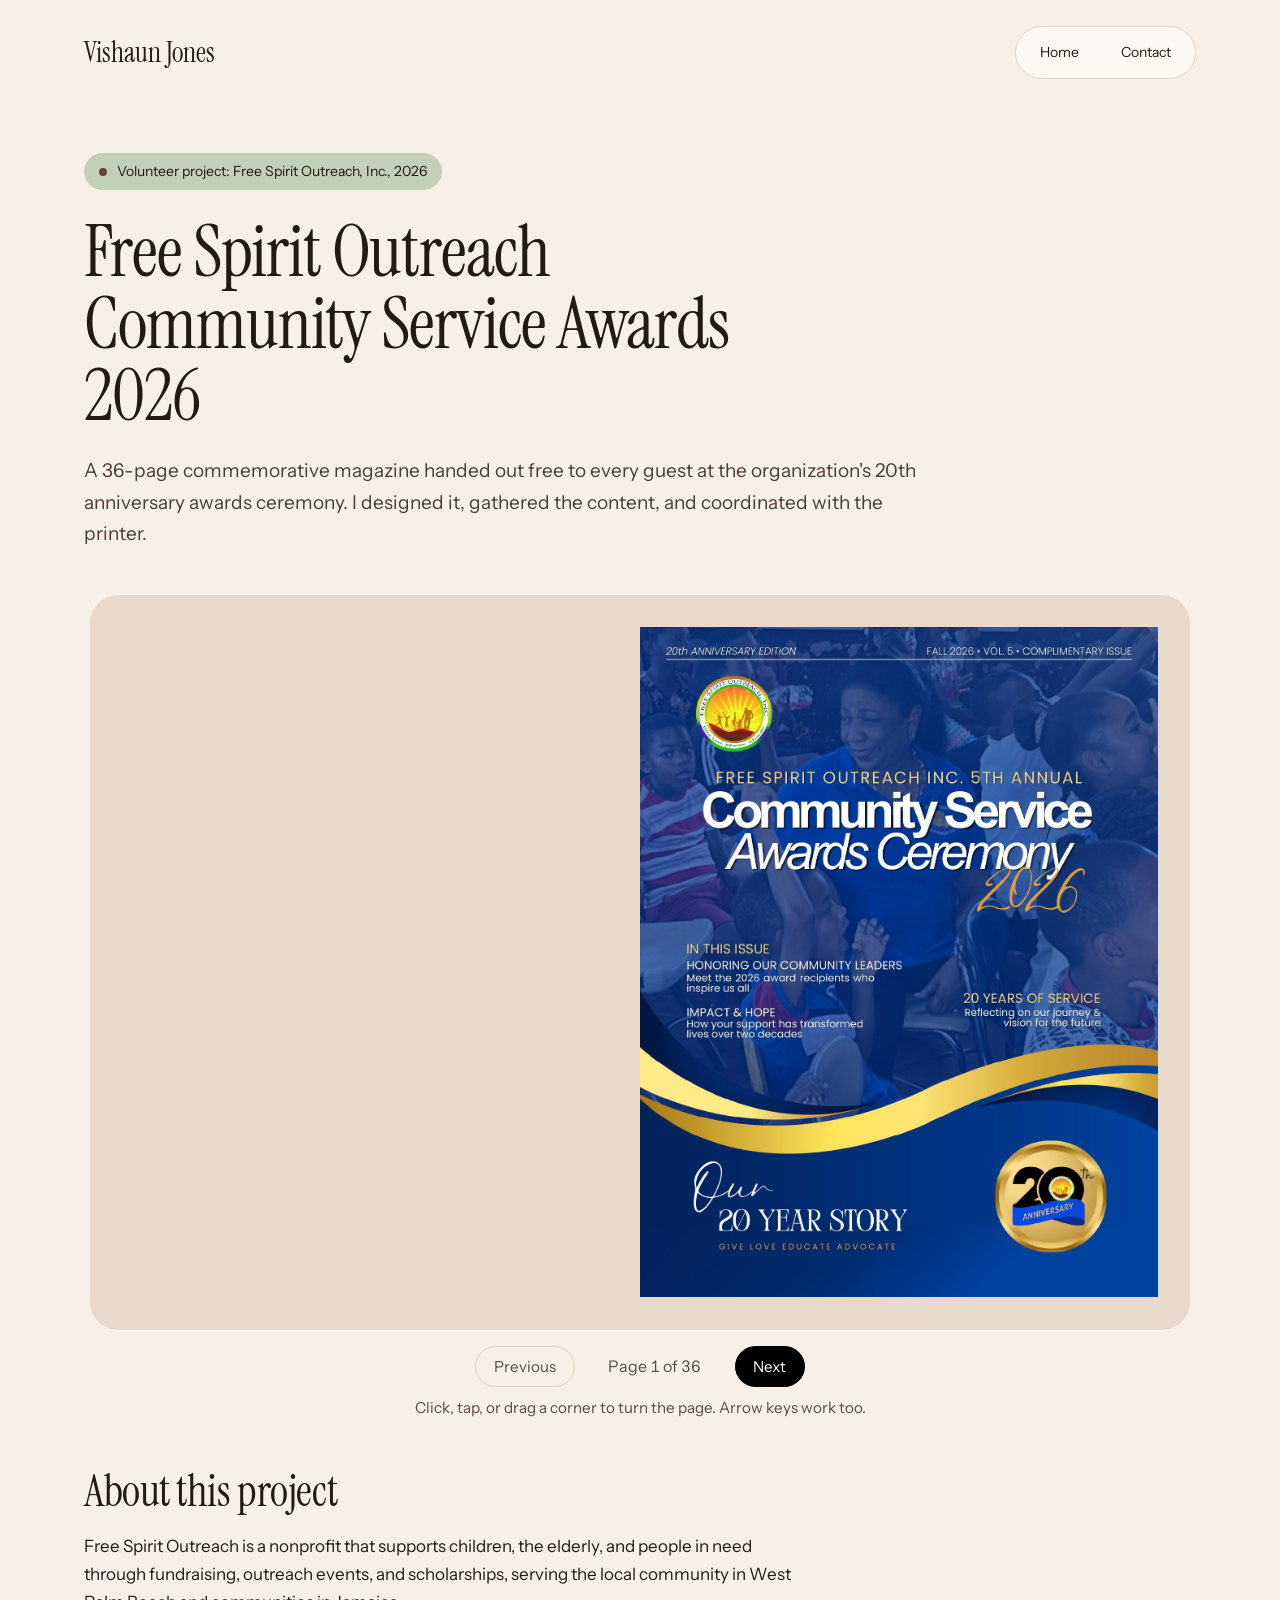
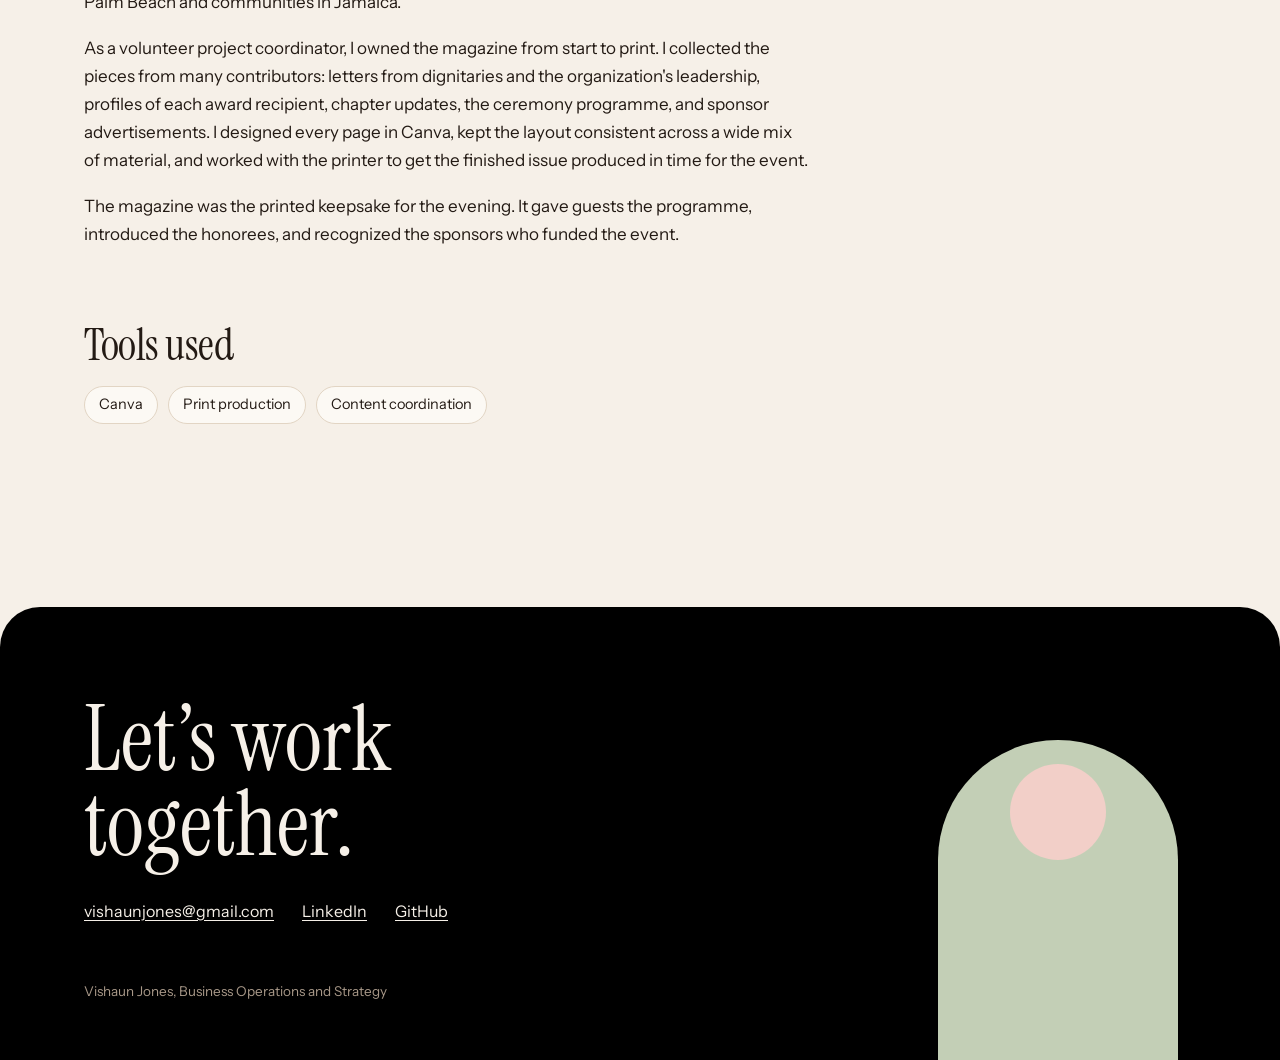
<file: projects/free-spirit-magazine/index.html>
<!DOCTYPE html>
<html lang="en">
<head>
<meta charset="utf-8"><meta name="viewport" content="width=device-width, initial-scale=1">
<title>Community Service Awards 2026 magazine | Vishaun Jones</title>
<meta property="og:type" content="website">
<meta property="og:title" content="Community Service Awards 2026 magazine | Vishaun Jones">
<meta property="og:description" content="The 36-page commemorative magazine I designed for Free Spirit Outreach's 2026 Community Service Awards. Flip through it page by page.">
<meta property="og:url" content="https://vishaunj.github.io/projects/free-spirit-magazine/">
<meta property="og:image" content="https://vishaunj.github.io/og/magazine.png">
<meta property="og:image:width" content="1200">
<meta property="og:image:height" content="627">
<meta name="twitter:card" content="summary_large_image">
<meta name="description" content="The 36-page commemorative magazine I designed for Free Spirit Outreach's 2026 Community Service Awards. Flip through it page by page.">
<style>
  /* The reader breaks out of the 44rem text column so spreads have room */
  .reader { width:min(100vw - 2rem, 1100px); position:relative; left:50%; transform:translateX(-50%); margin:1rem 0 1rem; }
  .stage { background:var(--linen); border-radius:28px; padding:clamp(.75rem, 3vw, 2rem); }
  #book { margin:0 auto; }
  #book .page { background:#fff; overflow:hidden; }
  #book .page img { display:block; width:100%; height:100%; object-fit:cover; user-select:none; }
  .controls { display:flex; align-items:center; justify-content:center; gap:1rem; margin:1rem 0 0; font-size:1rem; }
  .controls button { font:inherit; font-size:.95rem; padding:.45rem 1.1rem; border-radius:999px; border:1px solid var(--black); background:var(--black); color:#fff; cursor:pointer; }
  .controls button:disabled { background:transparent; color:var(--ink-soft); border-color:var(--rule); cursor:default; }
  .controls button:focus-visible { outline:2px solid var(--ink); outline-offset:2px; }
  .count { min-width:8rem; text-align:center; color:var(--ink-soft); font-variant-numeric:tabular-nums; }
  .hint { text-align:center; color:var(--ink-soft); font-size:.95rem; margin:.5rem auto 0; }
  .empty { text-align:center; color:var(--ink-soft); padding:4rem 1rem; font-style:italic; }
</style>
<link rel="stylesheet" href="/shared.css">
<script src="/site.js" defer></script>
</head>
<body><div class="progress" aria-hidden="true"></div>
<div class="wrap">
<header class="site"><a class="name" href="/">Vishaun Jones</a><nav><a href="/">Home</a><a href="/contact/">Contact</a></nav></header>
<main>
<div class="hero">
<p class="kicker">Volunteer project: Free Spirit Outreach, Inc., 2026</p>
<h1>Free Spirit Outreach Community Service Awards 2026</h1>
<p class="lede">A 36-page commemorative magazine handed out free to every guest at the organization's 20th anniversary awards ceremony. I designed it, gathered the content, and coordinated with the printer.</p>
</div>

<div class="reader" aria-label="Magazine reader">
  <div class="stage"><div id="book"></div><p class="empty" id="empty" hidden>The magazine could not load. Try refreshing the page.</p></div>
  <div class="controls">
    <button type="button" id="prev" aria-label="Previous page">Previous</button>
    <span class="count" id="count" aria-live="polite"></span>
    <button type="button" id="next" aria-label="Next page">Next</button>
  </div>
  <p class="hint">Click, tap, or drag a corner to turn the page. Arrow keys work too.</p>
</div>

<section id="about" style="padding-top:2rem">
<h2>About this project</h2>
<p>Free Spirit Outreach is a nonprofit that supports children, the elderly, and people in need through fundraising, outreach events, and scholarships, serving the local community in West Palm Beach and communities in Jamaica.</p>
<p>As a volunteer project coordinator, I owned the magazine from start to print. I collected the pieces from many contributors: letters from dignitaries and the organization's leadership, profiles of each award recipient, chapter updates, the ceremony programme, and sponsor advertisements. I designed every page in Canva, kept the layout consistent across a wide mix of material, and worked with the printer to get the finished issue produced in time for the event.</p>
<p>The magazine was the printed keepsake for the evening. It gave guests the programme, introduced the honorees, and recognized the sponsors who funded the event.</p>
</section>

<section id="tools">
<h2>Tools used</h2>
<ul class="tools"><li>Canva</li><li>Print production</li><li>Content coordination</li></ul>
</section>
</main>
</div>
<footer class="site"><span class="farch" aria-hidden="true"></span><span class="fdot" aria-hidden="true"></span><div class="wrap"><p class="big">Let&rsquo;s work together.</p><div class="links"><a href="mailto:vishaunjones@gmail.com">vishaunjones@gmail.com</a><a href="https://linkedin.com/in/vishaunjones">LinkedIn</a><a href="https://github.com/vishaunj">GitHub</a></div><p class="fine">Vishaun Jones, Business Operations and Strategy</p></div></footer>
<script src="page-flip.browser.js"></script><script>
/* ---- The only settings to change ------------------------------------
   PAGE_COUNT: how many page images are in the pages folder.
   Files must be named pages/page-01.jpg, pages/page-02.jpg, and so on.
   PAGE_WIDTH / PAGE_HEIGHT: the shape of one page (8.5 x 11 in = 850 x 1100).
------------------------------------------------------------------------ */
const PAGE_COUNT  = 36;
const PAGE_WIDTH  = 850;
const PAGE_HEIGHT = 1100;
/* --------------------------------------------------------------------- */

const pages = Array.from({length: PAGE_COUNT}, (_, i) => `pages/page-${String(i + 1).padStart(2, '0')}.jpg`);
const prev = document.getElementById('prev'), next = document.getElementById('next'), count = document.getElementById('count');

if (!pages.length || typeof St === 'undefined') {
  document.getElementById('empty').hidden = false;
  document.querySelector('.controls').hidden = true;
  document.querySelector('.hint').hidden = true;
} else {
  const reduce = window.matchMedia('(prefers-reduced-motion: reduce)').matches;
  const book = new St.PageFlip(document.getElementById('book'), {
    width: PAGE_WIDTH, height: PAGE_HEIGHT,
    size: 'stretch', minWidth: 240, maxWidth: PAGE_WIDTH, minHeight: 310, maxHeight: PAGE_HEIGHT,
    showCover: true, usePortrait: true, mobileScrollSupport: true,
    maxShadowOpacity: 0.35, flippingTime: reduce ? 1 : 700
  });
  const bookEl = document.getElementById('book');
  pages.forEach((src, i) => {
    const page = document.createElement('div');
    page.className = 'page';
    if (i === 0 || i === pages.length - 1) page.dataset.density = 'hard';
    const img = document.createElement('img');
    img.src = src; img.alt = `Magazine page ${i + 1}`; img.loading = i < 4 ? 'eager' : 'lazy'; img.draggable = false;
    page.appendChild(img); bookEl.appendChild(page);
  });
  book.loadFromHTML(bookEl.querySelectorAll('.page'));

  const update = () => {
    const i = book.getCurrentPageIndex(), n = book.getPageCount();
    const spread = book.getOrientation() === 'landscape' && i > 0 && i < n - 1;
    count.textContent = spread ? `Pages ${i + 1}–${Math.min(i + 2, n)} of ${n}` : `Page ${i + 1} of ${n}`;
    prev.disabled = i === 0;
    next.disabled = i >= n - (spread ? 2 : 1);
  };
  book.on('init', update); book.on('flip', update); book.on('changeOrientation', update);
  prev.addEventListener('click', () => book.flipPrev());
  next.addEventListener('click', () => book.flipNext());
  document.addEventListener('keydown', e => {
    if (e.key === 'ArrowRight') book.flipNext();
    if (e.key === 'ArrowLeft') book.flipPrev();
  });
}
</script>
</body></html>
</file>
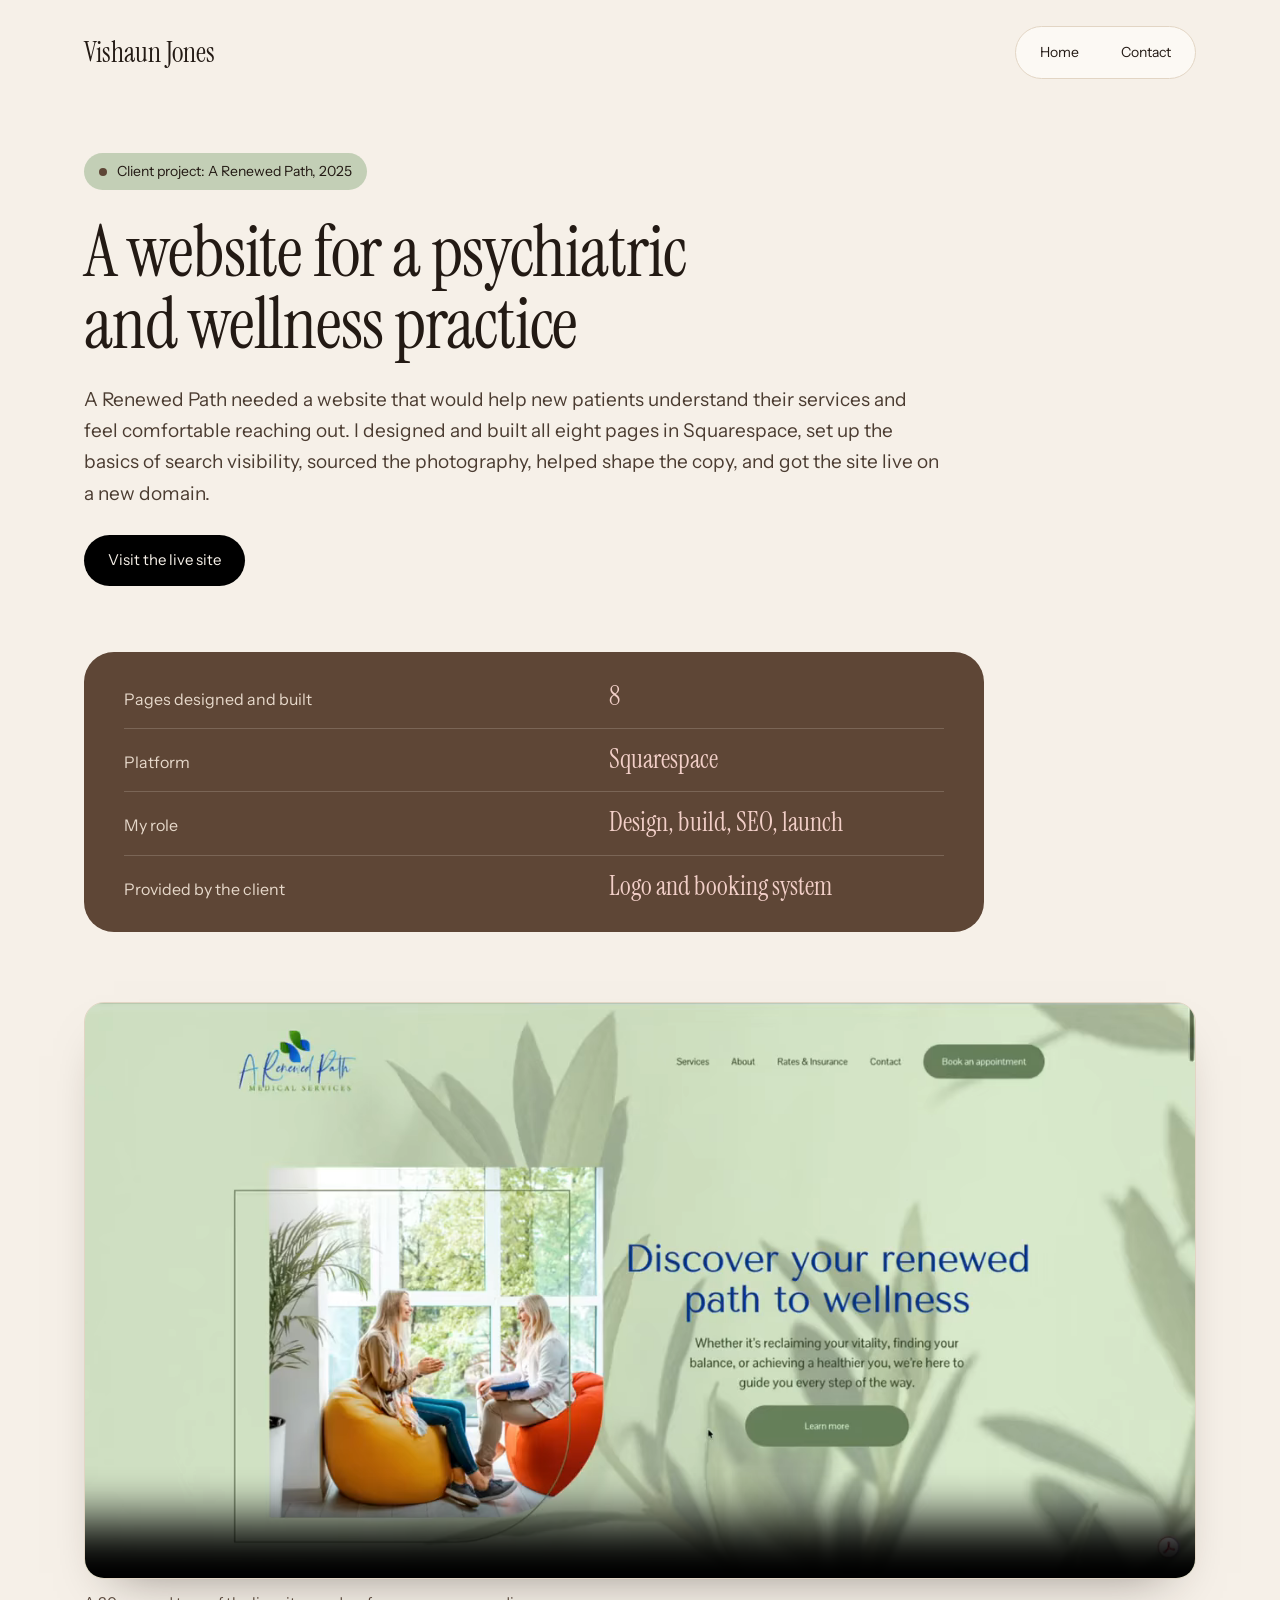
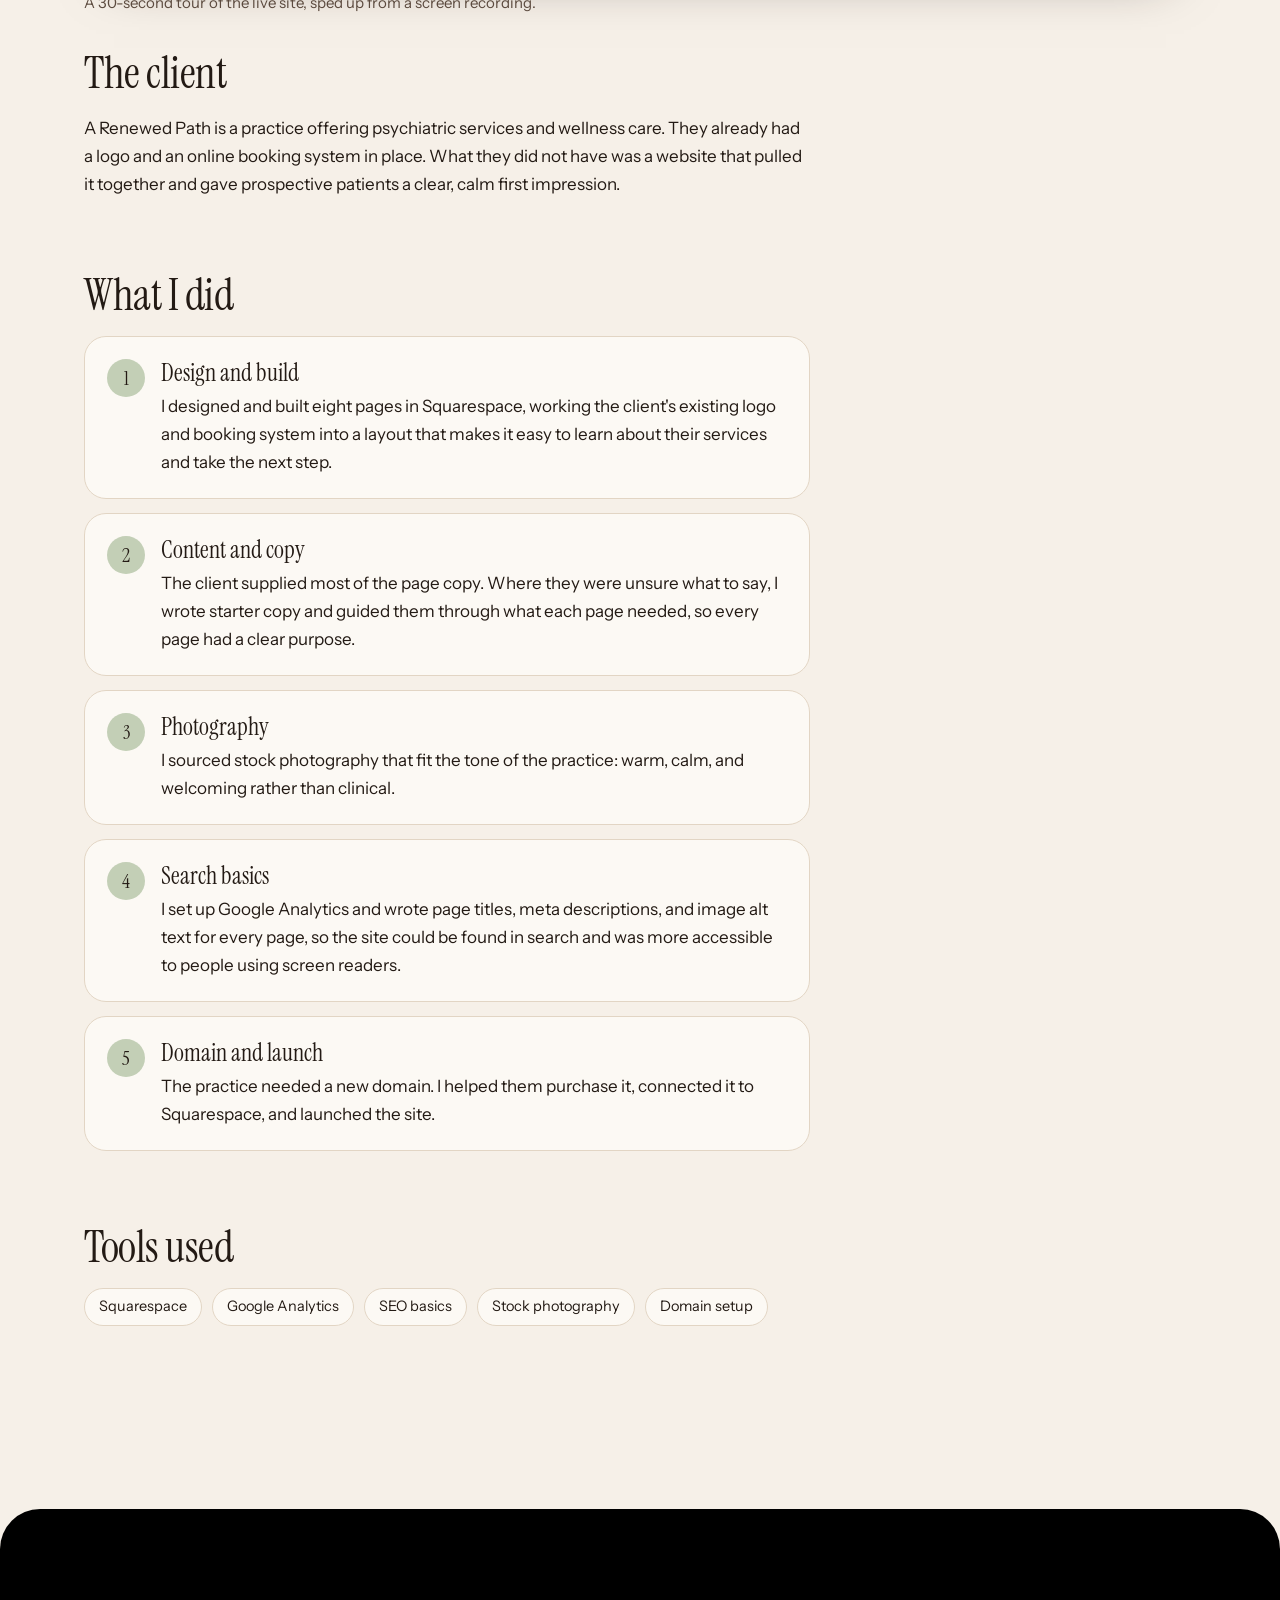
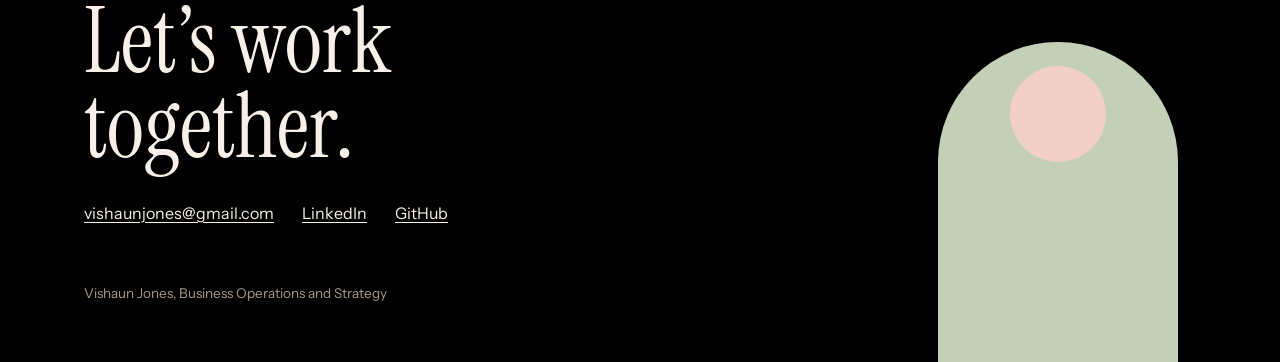
<file: projects/renewed-path-website/index.html>
<!DOCTYPE html>
<html lang="en">
<head>
<meta charset="utf-8"><meta name="viewport" content="width=device-width, initial-scale=1">
<title>Website for A Renewed Path | Vishaun Jones</title>
<meta property="og:type" content="website">
<meta property="og:title" content="Website for A Renewed Path | Vishaun Jones">
<meta property="og:description" content="An eight-page Squarespace website I designed and launched for a psychiatric and wellness practice, including basic SEO, photography, starter copy, and domain setup.">
<meta property="og:url" content="https://vishaunj.github.io/projects/renewed-path-website/">
<meta property="og:image" content="https://vishaunj.github.io/og/renewed-path.png">
<meta property="og:image:width" content="1200">
<meta property="og:image:height" content="627">
<meta name="twitter:card" content="summary_large_image">
<meta name="description" content="An eight-page Squarespace website I designed and launched for a psychiatric and wellness practice, including basic SEO, photography, starter copy, and domain setup.">
<link rel="stylesheet" href="/shared.css">
<script src="/site.js" defer></script>
<style>.tour video{width:100%;height:auto;display:block;border-radius:20px;border:1px solid var(--rule);background:#dfe8d6;box-shadow:0 24px 50px -30px rgba(35,26,20,.5)}</style>
</head>
<body><div class="progress" aria-hidden="true"></div>
<div class="wrap">
<header class="site"><a class="name" href="/">Vishaun Jones</a><nav><a href="/">Home</a><a href="/contact/">Contact</a></nav></header>
<main>
<div class="hero">
<p class="kicker">Client project: A Renewed Path, 2025</p>
<h1>A website for a psychiatric and wellness practice</h1>
<p class="lede">A Renewed Path needed a website that would help new patients understand their services and feel comfortable reaching out. I designed and built all eight pages in Squarespace, set up the basics of search visibility, sourced the photography, helped shape the copy, and got the site live on a new domain.</p>
<a class="visit" href="https://www.arppsychwellness.com/" target="_blank" rel="noopener">Visit the live site</a>
</div>

<div class="ledger" aria-label="Project summary">
<div class="row"><span>Pages designed and built</span><span>8</span></div>
<div class="row"><span>Platform</span><span>Squarespace</span></div>
<div class="row"><span>My role</span><span>Design, build, SEO, launch</span></div>
<div class="row"><span>Provided by the client</span><span>Logo and booking system</span></div>
</div>

<figure class="tour">
<video poster="images/site-tour-poster.jpg" autoplay muted loop playsinline controls preload="metadata" width="1280" height="662" aria-label="Screen recording scrolling through the A Renewed Path website: the homepage, services, provider profile, FAQs, and footer">
<source src="images/site-tour.mp4" type="video/mp4; codecs=avc1.640028">
<source src="images/site-tour.webm" type="video/webm; codecs=vp9">
<a href="images/homepage.jpg">View a screenshot of the homepage</a>
</video>
<figcaption>A 30-second tour of the live site, sped up from a screen recording.</figcaption>
</figure>
<script>if(matchMedia('(prefers-reduced-motion: reduce)').matches){var v=document.querySelector('.tour video');v.removeAttribute('autoplay');v.pause();}</script>

<section id="client">
<h2>The client</h2>
<p>A Renewed Path is a practice offering psychiatric services and wellness care. They already had a logo and an online booking system in place. What they did not have was a website that pulled it together and gave prospective patients a clear, calm first impression.</p>
</section>

<section id="work">
<h2>What I did</h2>
<ol class="steps">
<li><strong>Design and build</strong> I designed and built eight pages in Squarespace, working the client's existing logo and booking system into a layout that makes it easy to learn about their services and take the next step.</li>
<li><strong>Content and copy</strong> The client supplied most of the page copy. Where they were unsure what to say, I wrote starter copy and guided them through what each page needed, so every page had a clear purpose.</li>
<li><strong>Photography</strong> I sourced stock photography that fit the tone of the practice: warm, calm, and welcoming rather than clinical.</li>
<li><strong>Search basics</strong> I set up Google Analytics and wrote page titles, meta descriptions, and image alt text for every page, so the site could be found in search and was more accessible to people using screen readers.</li>
<li><strong>Domain and launch</strong> The practice needed a new domain. I helped them purchase it, connected it to Squarespace, and launched the site.</li>
</ol>
</section>

<!-- TESTIMONIAL: remove these comment markers and paste the quote once the client sends it.
<section id="testimonial">
<h2>What the client said</h2>
<blockquote class="testimonial">
<p>[Paste your client's testimonial here, word for word.]</p>
<footer>[Name, title], A Renewed Path</footer>
</blockquote>
</section>
-->

<section id="tools">
<h2>Tools used</h2>
<ul class="tools"><li>Squarespace</li><li>Google Analytics</li><li>SEO basics</li><li>Stock photography</li><li>Domain setup</li></ul>
</section>
</main>
</div>
<footer class="site"><span class="farch" aria-hidden="true"></span><span class="fdot" aria-hidden="true"></span><div class="wrap"><p class="big">Let&rsquo;s work together.</p><div class="links"><a href="mailto:vishaunjones@gmail.com">vishaunjones@gmail.com</a><a href="https://linkedin.com/in/vishaunjones">LinkedIn</a><a href="https://github.com/vishaunj">GitHub</a></div><p class="fine">Vishaun Jones, Business Operations and Strategy</p></div></footer>

</body></html>
</file>
<file: shared.css>
/* Vishaun Jones portfolio: shared styles (Soft Modern) */
@font-face{font-family:'Instrument Serif';src:url(/fonts/instrument-serif-latin-400-normal.woff2) format('woff2');font-weight:400;font-style:normal;font-display:swap}
@font-face{font-family:'Instrument Serif';src:url(/fonts/instrument-serif-latin-400-italic.woff2) format('woff2');font-weight:400;font-style:italic;font-display:swap}
@font-face{font-family:'Instrument Sans';src:url(/fonts/instrument-sans-latin-400-normal.woff2) format('woff2');font-weight:400;font-display:swap}
@font-face{font-family:'Instrument Sans';src:url(/fonts/instrument-sans-latin-500-normal.woff2) format('woff2');font-weight:500;font-display:swap}
@font-face{font-family:'Instrument Sans';src:url(/fonts/instrument-sans-latin-600-normal.woff2) format('woff2');font-weight:600;font-display:swap}

:root{
  --cream:#F6F0E8; --paper:#FCF9F4; --linen:#E7DACA; --mocha:#5E4636; --brown:#8A6A52;
  --black:#000; --ink:#231a14; --ink-soft:#5b4a3e; --rule:#E2D5C4;
  --sage:#C3CFB6; --sage-deep:#A9B99B; --blush:#F2CFC8;
  /* older names used inside some pages */
  --teal:var(--mocha); --amber:var(--brown);
  --serif:'Instrument Serif',Georgia,serif; --sans:'Instrument Sans',system-ui,-apple-system,sans-serif;
  --measure:66ch;
}
*{box-sizing:border-box}
html{background:var(--cream);overflow-x:clip}
body{margin:0;font:400 17px/1.65 var(--sans);color:var(--ink);-webkit-font-smoothing:antialiased}
a{color:inherit;text-underline-offset:3px;text-decoration-thickness:1px}
a:focus-visible,button:focus-visible{outline:2px solid var(--mocha);outline-offset:3px;border-radius:6px}
img{max-width:100%}
.wrap{max-width:1200px;margin:0 auto;padding:0 44px}

/* progress bar */
.progress{position:fixed;left:0;top:0;height:4px;width:100%;background:var(--blush);transform-origin:0 50%;transform:scaleX(0);z-index:50}

/* header */
header.site{display:flex;justify-content:space-between;align-items:center;padding:26px 0}
header.site .name{font:400 28px/1 var(--serif);text-decoration:none;color:var(--ink)}
header.site nav{display:flex;gap:6px;background:var(--paper);border:1px solid var(--rule);padding:6px;border-radius:999px}
header.site nav a{text-decoration:none;font-size:14px;padding:8px 18px;border-radius:999px;color:var(--ink);margin:0}
header.site nav a[aria-current]{background:var(--black);color:var(--cream)}

/* page hero (inner pages) */
main > .hero{padding:48px 0 30px;max-width:900px}
.kicker{display:inline-flex;align-items:center;gap:10px;font-size:14px;background:var(--sage);color:var(--ink);padding:7px 15px;border-radius:999px;margin:0 0 26px}
.kicker::before{content:"";width:8px;height:8px;border-radius:50%;background:var(--mocha);flex:none}
h1{font:400 clamp(44px,5.6vw,76px)/1 var(--serif);letter-spacing:-.015em;margin:0 0 24px;max-width:20ch}
.lede{font-size:19px;color:#4b3c31;margin:0;max-width:var(--measure)}
.visit{display:inline-block;margin-top:26px;padding:13px 24px;border-radius:999px;background:var(--black);color:var(--cream);text-decoration:none;font-size:15px}

/* summary card */
.ledger{background:var(--mocha);color:var(--cream);border-radius:30px;padding:14px 40px;margin:36px 0 70px;font-size:16px;max-width:900px}
.ledger .row{display:grid;grid-template-columns:1.4fr 1fr;gap:1rem;padding:16px 0;border-top:1px solid rgba(246,240,232,.18);align-items:baseline}
.ledger .row:first-child{border-top:0}
.ledger .row > span:first-child{color:#e6d8ca}
.ledger .row > span:nth-child(2){font:400 26px/1.15 var(--serif);color:var(--blush);font-variant-numeric:tabular-nums}
.ledger .row > span:nth-child(3){font:400 26px/1.15 var(--serif);color:var(--sage)}
.ledger .row:has(> span:nth-child(3)){grid-template-columns:1.4fr 1fr 1fr}
.ledger .row:first-child:has(> span:nth-child(3)) > span{font:500 13px/1.4 var(--sans);letter-spacing:.06em;color:#d9c9b8}

/* body sections */
main section{padding:0 0 56px;max-width:900px}
main h2{font:400 44px/1.05 var(--serif);letter-spacing:-.01em;margin:0 0 18px}
main h3{font:400 28px/1.15 var(--serif);margin:32px 0 10px}
main p{margin:0 0 1.1rem;max-width:var(--measure)}
main ul{margin:0 0 1.1rem;padding-left:1.25rem;max-width:var(--measure)}
main li{margin-bottom:.5rem}

.steps{counter-reset:step;list-style:none;padding:0!important;max-width:var(--measure)}
.steps li{counter-increment:step;position:relative;padding:22px 24px 22px 76px;margin-bottom:14px;background:var(--paper);border:1px solid var(--rule);border-radius:22px}
.steps li::before{content:counter(step);position:absolute;left:22px;top:22px;width:38px;height:38px;border-radius:50%;background:var(--sage);color:var(--ink);font:400 20px/38px var(--serif);text-align:center}
.steps li strong{display:block;font:400 24px/1.2 var(--serif);margin-bottom:4px}

figure{margin:34px 0;max-width:100%}
figure a{display:block}
figure img{width:100%;height:auto;display:block;border-radius:20px;border:1px solid var(--rule);background:#fff}
figure .placeholder{border:1.5px dashed #cdb9a2;background:var(--paper);color:var(--ink-soft);padding:3.5rem 1.5rem;text-align:center;border-radius:20px}
figcaption{font-size:15px;color:var(--ink-soft);margin-top:12px;max-width:var(--measure)}

aside.note{background:var(--blush);border-radius:20px;padding:18px 22px;color:var(--ink);font:italic 400 20px/1.4 var(--serif);margin:0 0 1.2rem;max-width:var(--measure)}
.tools{display:flex;flex-wrap:wrap;gap:10px;padding:0!important;list-style:none}
.tools li{background:var(--paper);border:1px solid var(--rule);padding:6px 14px;border-radius:999px;font-size:14.5px;margin:0}
pre{background:var(--ink);color:#f3ebe1;font-size:14px;line-height:1.55;padding:18px 22px;border-radius:18px;overflow-x:auto;max-width:var(--measure)}
pre.flow{background:var(--paper);color:var(--ink);border:1px solid var(--rule)}

blockquote.testimonial{margin:18px 0;padding:34px 36px;background:var(--sage);border-radius:28px;max-width:var(--measure);position:relative}
blockquote.testimonial::before{content:"\201C";position:absolute;top:-6px;left:24px;font:400 96px/1 var(--serif);color:var(--mocha);opacity:.5}
blockquote.testimonial p{font:400 26px/1.3 var(--serif);margin:18px 0 14px}
blockquote.testimonial footer{font-size:15px;color:var(--ink-soft)}

/* billing timeline strip */
.month{display:grid;grid-template-columns:repeat(30,1fr);gap:3px;margin:1.5rem 0 .6rem;max-width:var(--measure)}
.month span{height:16px;background:var(--linen);border-radius:4px}
.month span.audit{background:var(--mocha)} .month span.fix{background:var(--sage)!important} .month span.charge{background:var(--blush)}
.month-key{display:flex;gap:1.4rem;font-size:14.5px;color:var(--ink-soft);margin-bottom:1.5rem;flex-wrap:wrap}
.month-key i{display:inline-block;width:11px;height:11px;border-radius:3px;margin-right:.4rem;vertical-align:middle}

/* contact list */
dl.contact{max-width:760px;margin:24px 0 40px;background:var(--paper);border:1px solid var(--rule);border-radius:28px;padding:10px 32px}
dl.contact div{display:grid;grid-template-columns:9rem 1fr;gap:1rem;padding:18px 0;border-bottom:1px solid var(--rule)}
dl.contact div:last-child{border-bottom:0}
dl.contact dt{color:var(--ink-soft);margin:0} dl.contact dd{margin:0;font-size:18px}

/* footer */
footer.site{margin:110px 0 0;background:var(--black);color:var(--cream);border-radius:40px 40px 0 0;padding:90px 0 44px;position:relative;overflow:hidden}
footer.site .big{font:400 clamp(48px,7vw,104px)/.95 var(--serif);margin:0 0 30px;max-width:12ch}
footer.site .links{display:flex;flex-wrap:wrap;gap:12px 28px;font-size:16px;position:relative;z-index:1}
footer.site .links a{color:var(--cream)}
footer.site .fine{margin-top:56px;font-size:13.5px;color:#a89888;position:relative;z-index:1}
footer.site .farch{position:absolute;right:8%;bottom:0;width:240px;height:320px;border-radius:999px 999px 0 0;background:var(--sage)}
footer.site .fdot{position:absolute;right:calc(8% + 72px);bottom:200px;width:96px;height:96px;border-radius:50%;background:var(--blush)}

/* reveal */
.pop{opacity:0;transform:translateY(24px);transition:opacity .8s ease,transform .8s cubic-bezier(.2,.7,.2,1)}
.pop.in{opacity:1;transform:none}

@media (max-width:860px){
  .wrap{padding:0 20px}
  header.site .name{font-size:24px}
  header.site nav a{padding:8px 14px}
  main h2{font-size:36px}
  .ledger{padding:10px 24px;border-radius:24px}
  .ledger .row,.ledger .row:has(> span:nth-child(3)){grid-template-columns:1fr 1fr;gap:.3rem 1rem}
  .ledger .row > span:first-child{grid-column:1/-1}
  .ledger .row:not(:has(> span:nth-child(3))) > span:nth-child(2){grid-column:1/-1}
  .steps li{padding:20px 18px 20px 66px}
  .steps li::before{left:16px}
  dl.contact{padding:6px 22px} dl.contact div{grid-template-columns:1fr;gap:.2rem}
  footer.site{border-radius:28px 28px 0 0;padding:70px 0 36px}
  footer.site .farch{width:130px;height:180px} footer.site .fdot{width:56px;height:56px;bottom:112px;right:calc(8% + 36px)}
}
@media (prefers-reduced-motion:reduce){.pop{opacity:1;transform:none;transition:none}}
</file>
